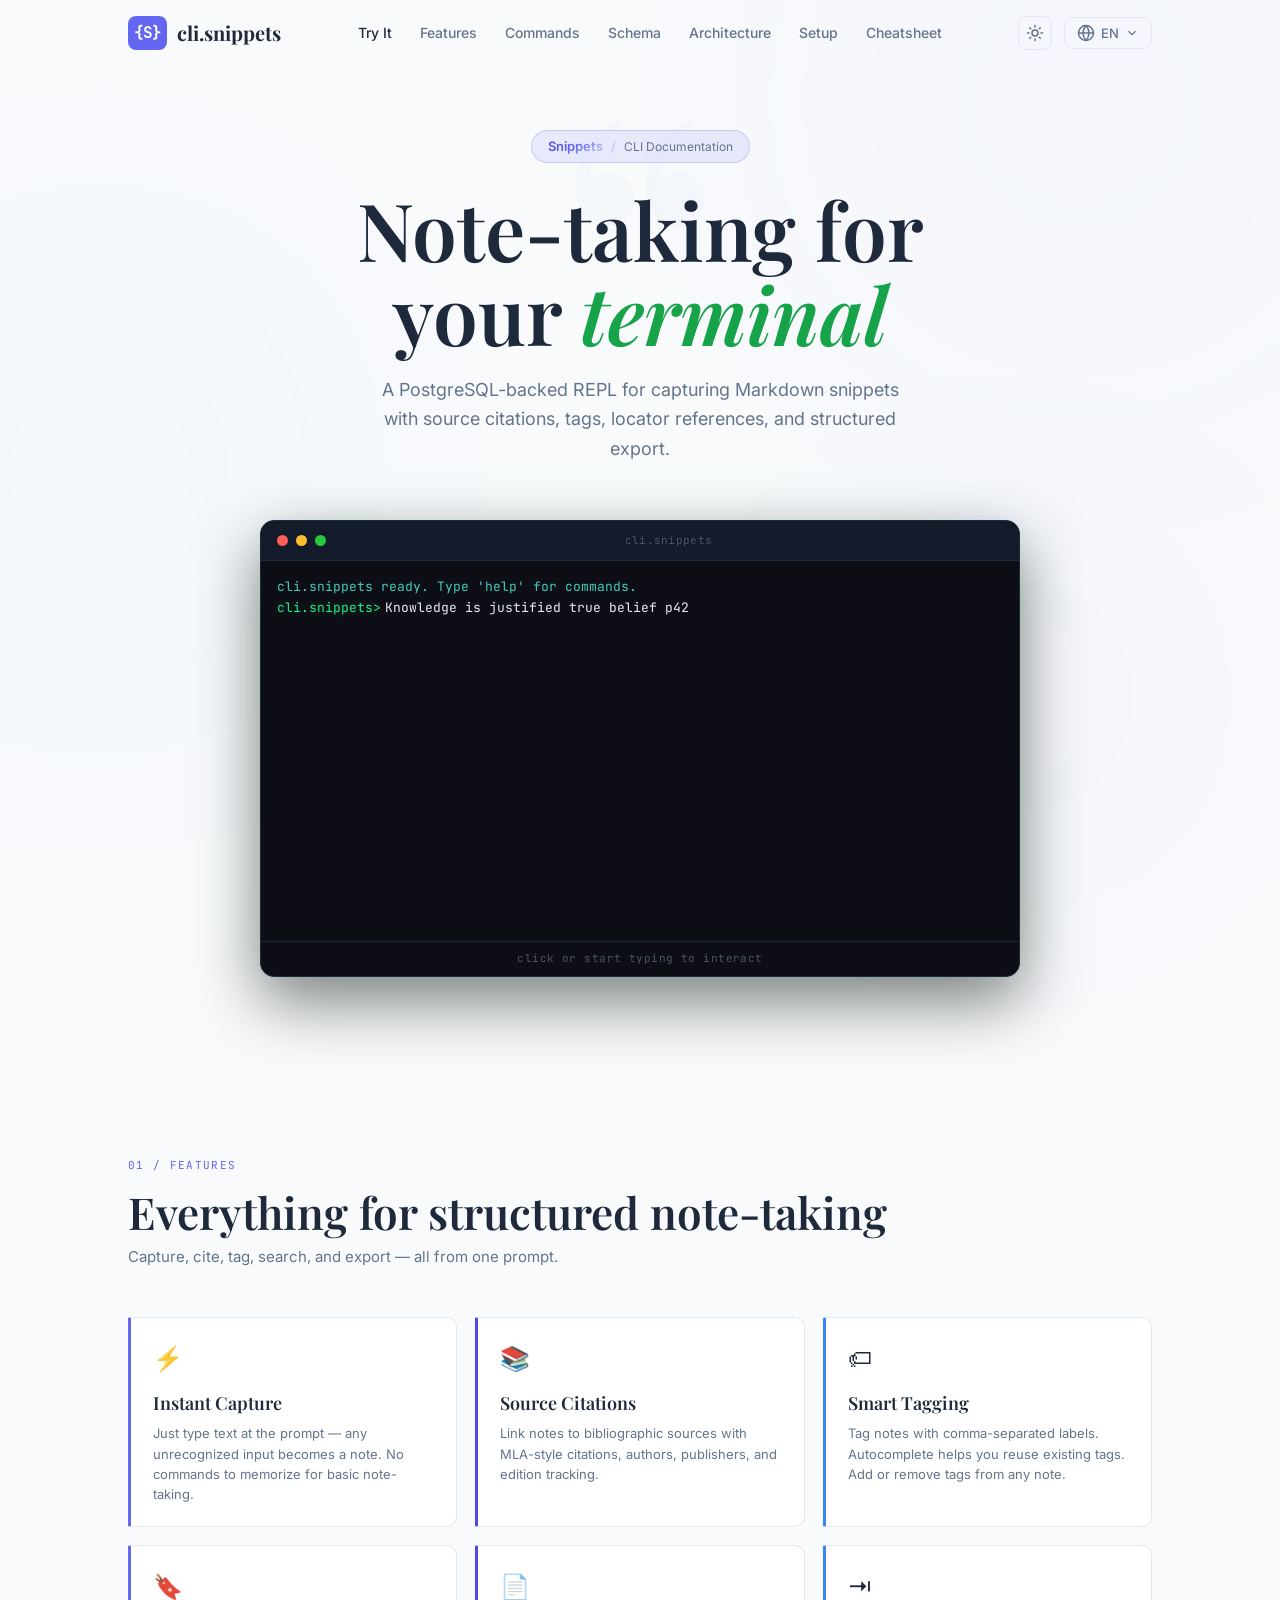
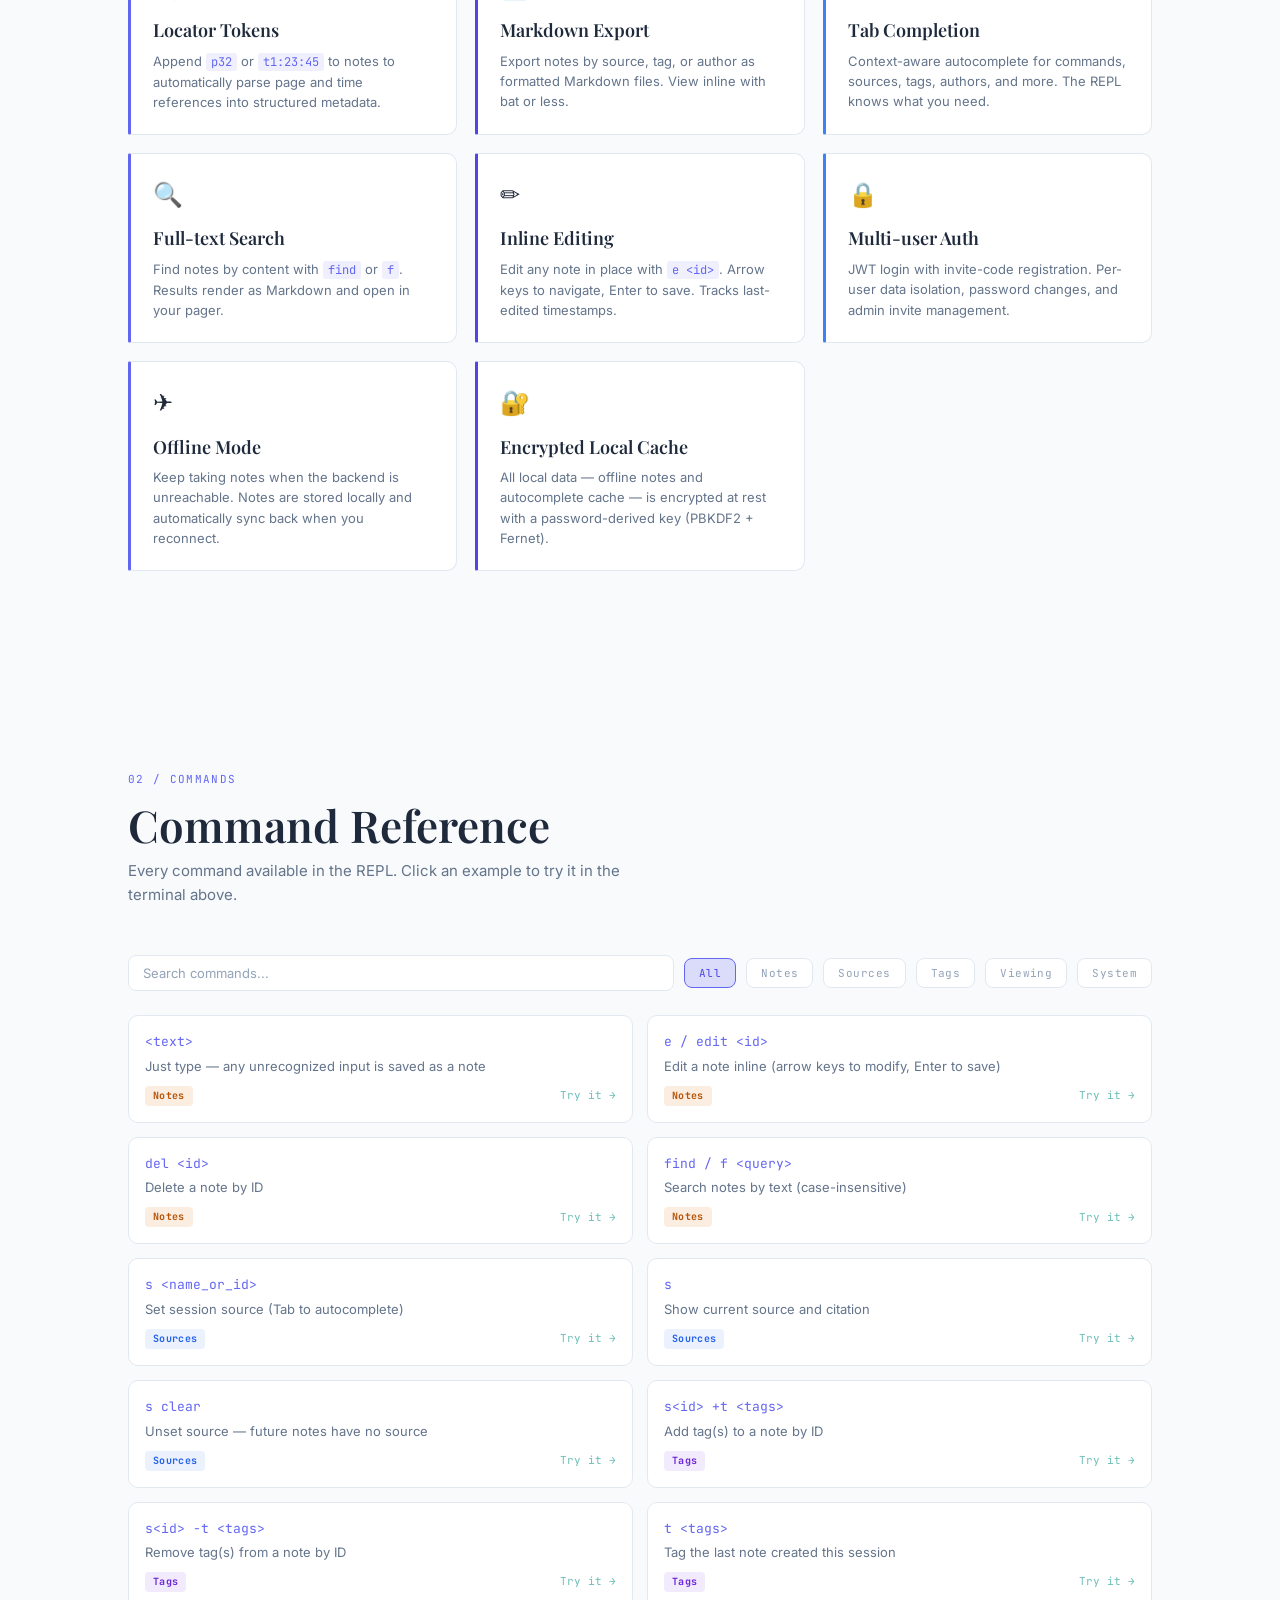
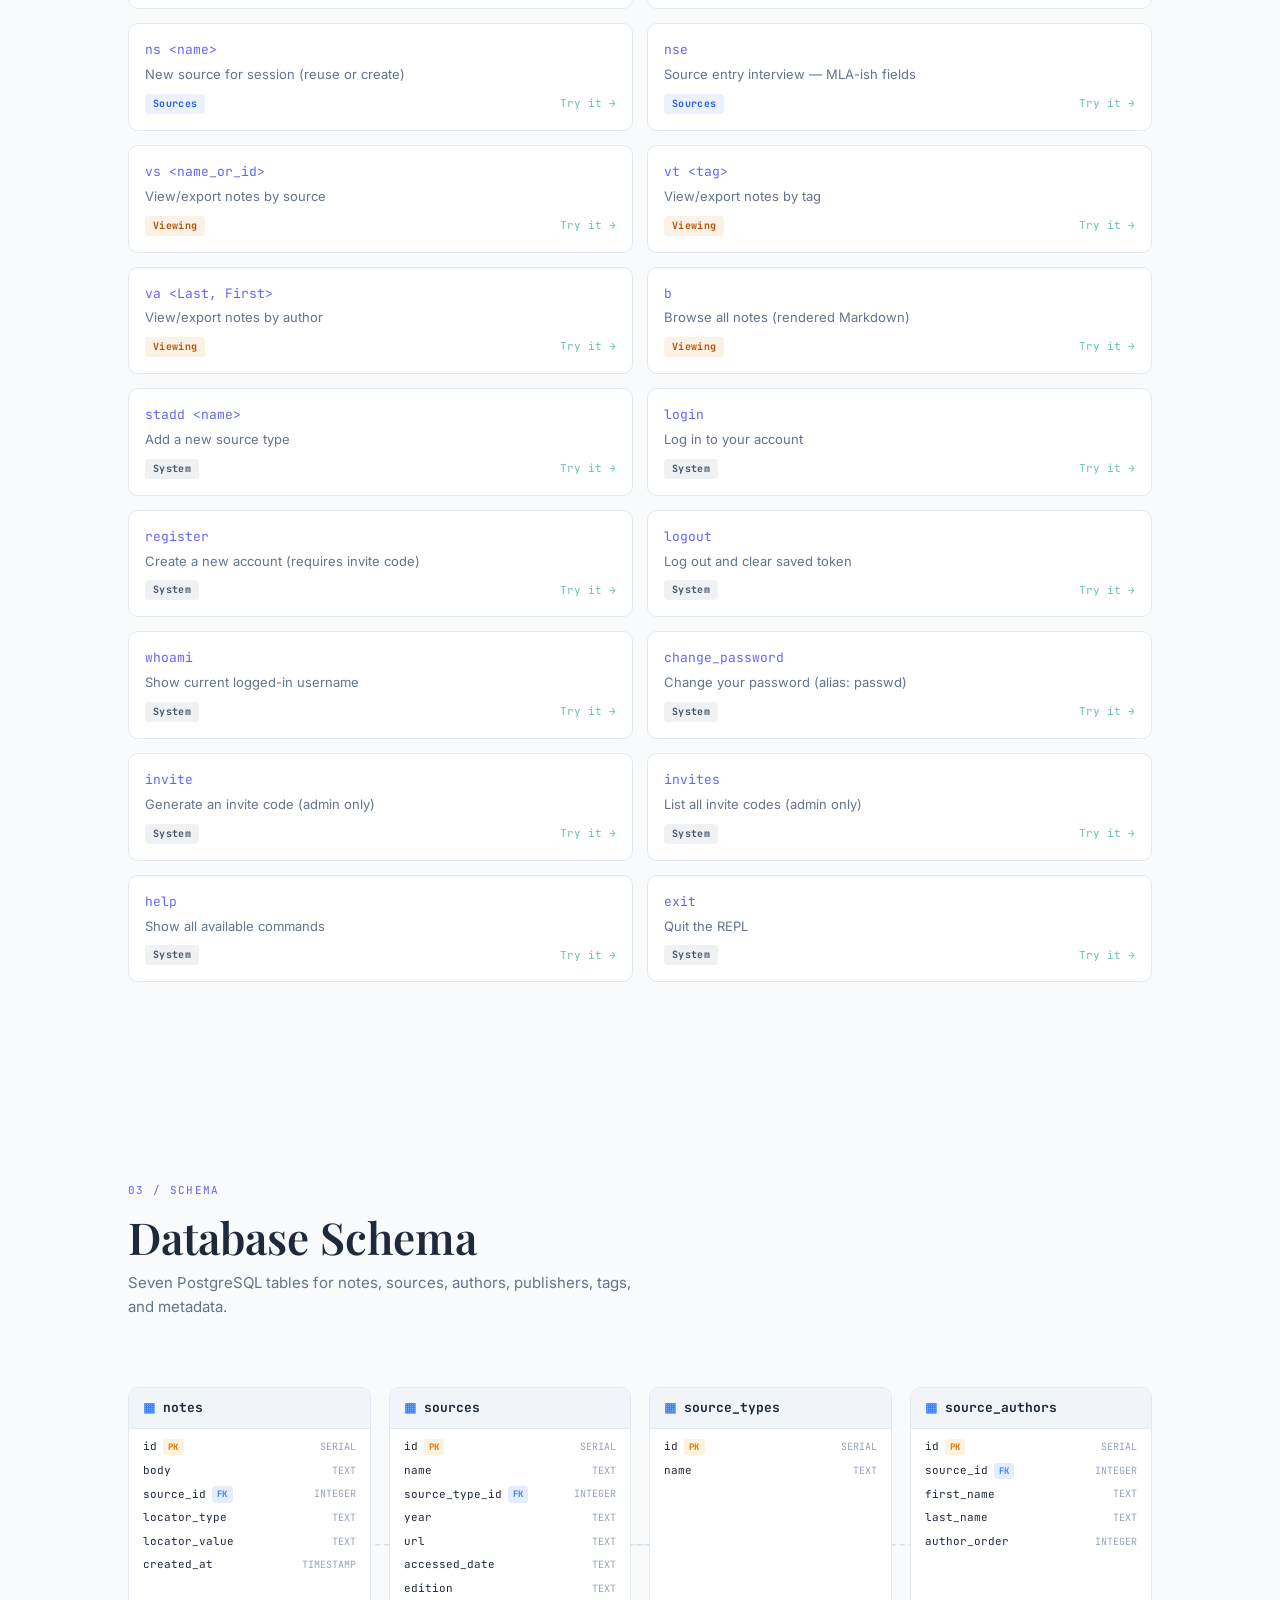
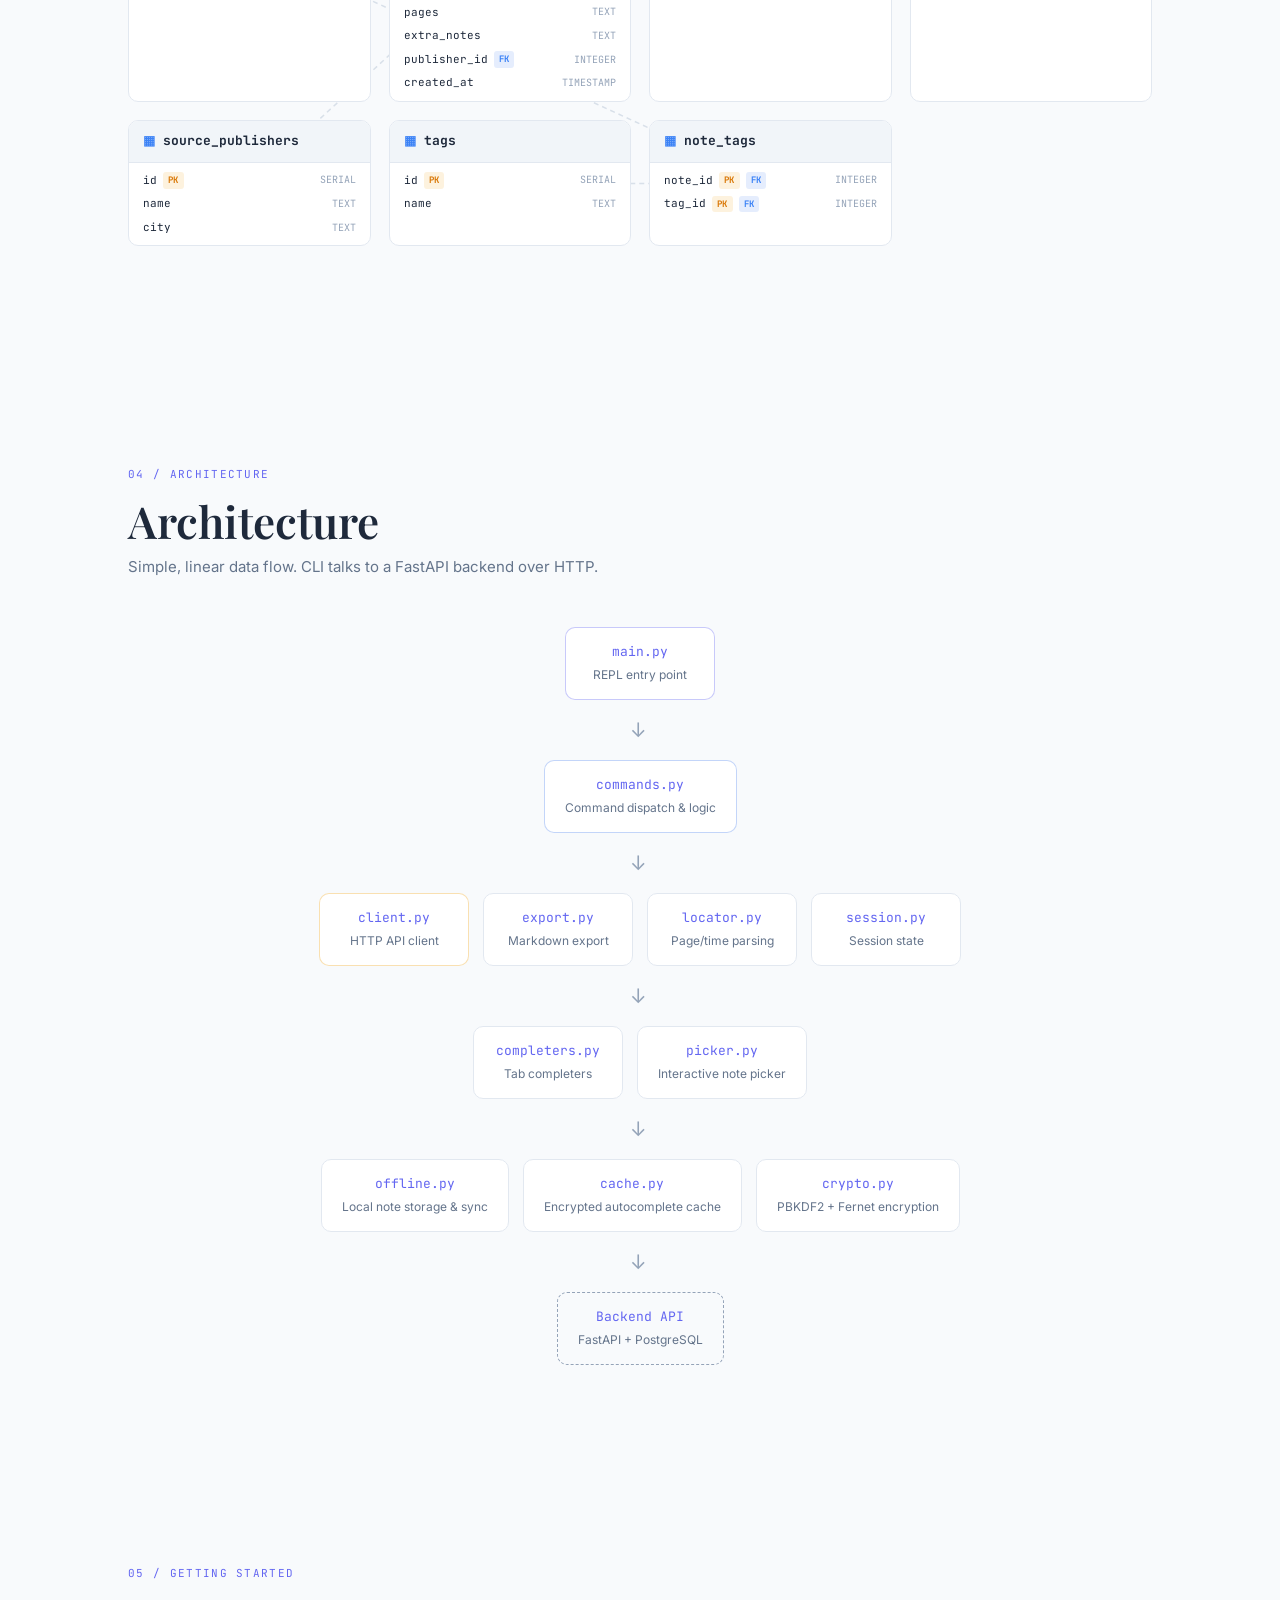
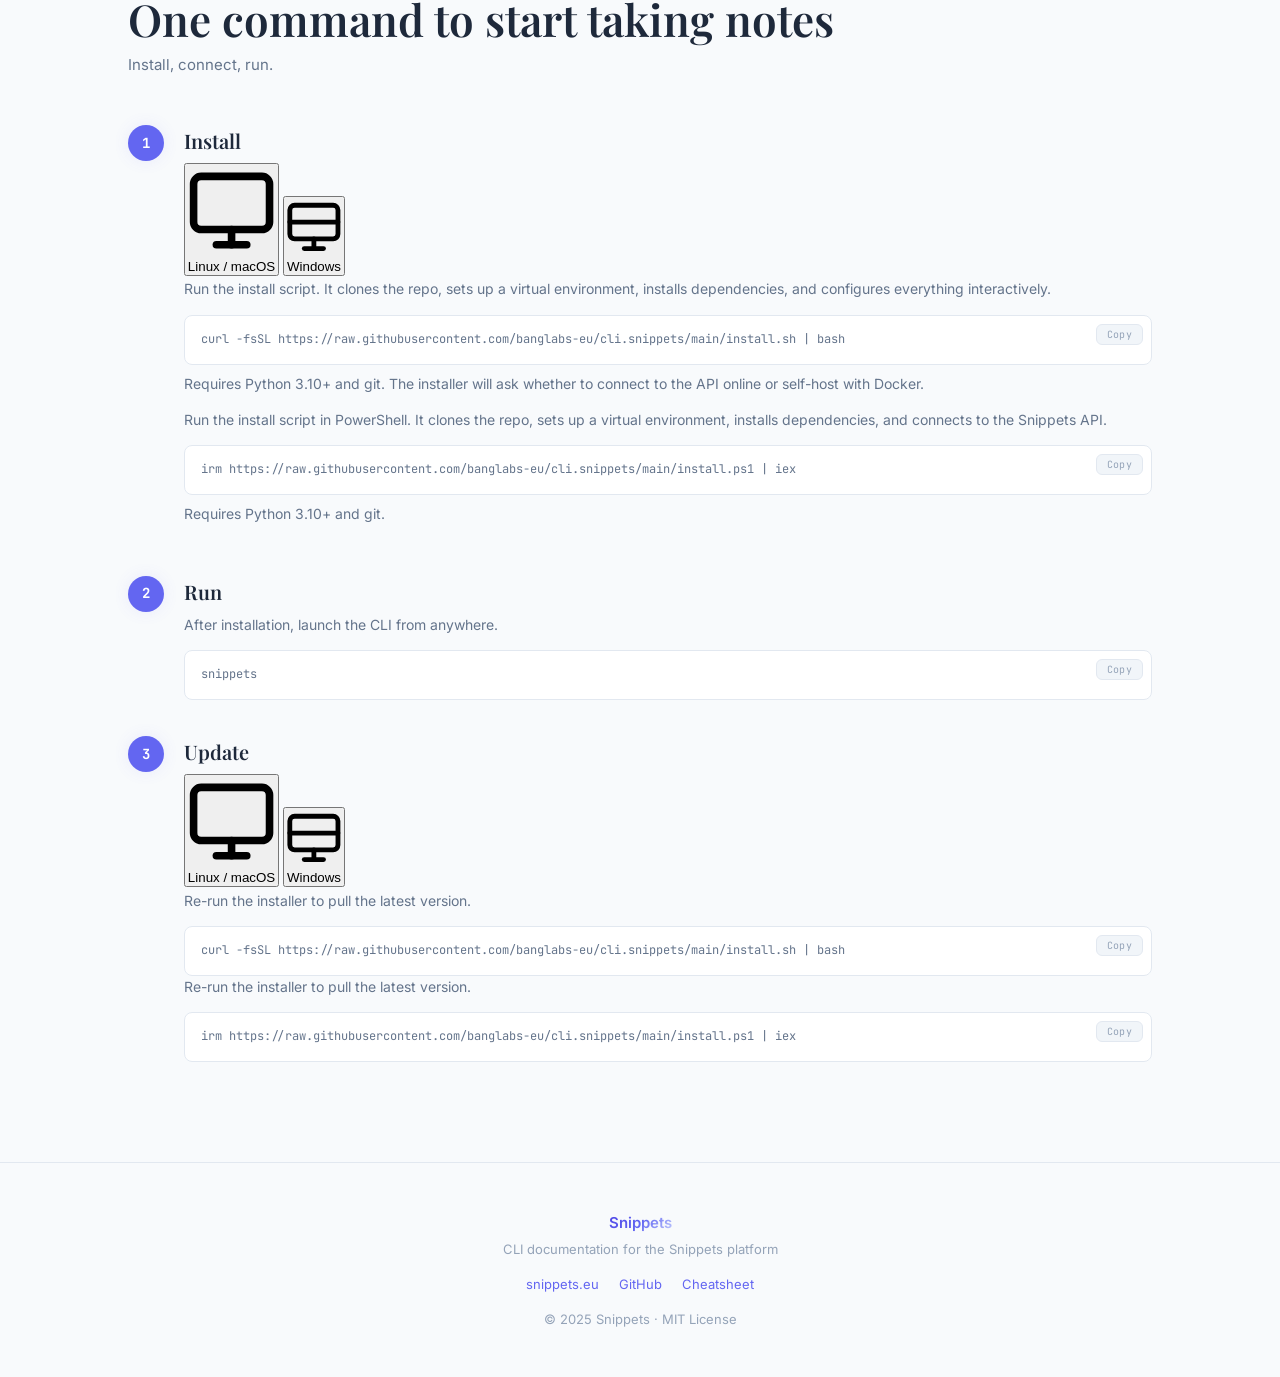
<file: docs/index.html>
<!DOCTYPE html>
<html lang="en">
<head>
<meta charset="UTF-8">
<meta name="viewport" content="width=device-width, initial-scale=1.0">
<title>cli.snippets — Note-taking for your terminal</title>
<link rel="preconnect" href="https://fonts.googleapis.com">
<link rel="preconnect" href="https://fonts.gstatic.com" crossorigin>
<link rel="icon" href="data:image/svg+xml,<svg xmlns='http://www.w3.org/2000/svg' viewBox='0 0 32 32'><rect width='32' height='32' rx='6' fill='%236366f1'/><text x='16' y='23' text-anchor='middle' font-family='monospace' font-size='16' font-weight='bold' fill='%23ffffff'>{S}</text></svg>">
<link rel="stylesheet" href="shared.css">
<link rel="stylesheet" href="index.css">
<script>
(function(){
  var p=new URLSearchParams(location.search).get('theme');
  if(p==='light'||p==='dark'){localStorage.setItem('snippets-theme',p);document.documentElement.setAttribute('data-theme',p);return}
  var t=localStorage.getItem('snippets-theme');
  if(t)document.documentElement.setAttribute('data-theme',t);
  if(window.matchMedia('(prefers-color-scheme:light)').matches)
    document.documentElement.classList.add('prefers-light');
})();
</script>
</head>
<body>

<!-- Atmosphere -->
<div class="bg-glow bg-glow-1"></div>
<div class="bg-glow bg-glow-2"></div>
<div class="bg-glow bg-glow-3"></div>

<!-- Navigation -->
<nav class="nav" id="nav">
  <div class="nav-inner">
    <a href="#hero" class="nav-logo">
      <span class="logo-mark">{S}</span>
      <span class="logo-text">cli.snippets</span>
    </a>
    <div class="nav-links" id="nav-links">
      <a href="#hero">Try It</a>
      <a href="#features">Features</a>
      <a href="#commands">Commands</a>
      <a href="#schema">Schema</a>
      <a href="#architecture">Architecture</a>
      <a href="#setup">Setup</a>
      <a href="cheatsheet.html" target="_blank">Cheatsheet</a>
    </div>
    <div class="nav-actions">
      <button class="theme-toggle" id="theme-toggle" aria-label="Toggle theme">
        <svg class="icon-auto" width="18" height="18" viewBox="0 0 24 24" fill="none" stroke="currentColor" stroke-width="2" stroke-linecap="round" stroke-linejoin="round"><circle cx="12" cy="12" r="4"/><path d="M12 2v2"/><path d="M12 20v2"/><path d="M4.93 4.93l1.41 1.41"/><path d="M17.66 17.66l1.41 1.41"/><path d="M2 12h2"/><path d="M20 12h2"/><path d="M4.93 19.07l1.41-1.41"/><path d="M17.66 6.34l1.41-1.41"/></svg>
        <svg class="icon-sun" width="18" height="18" viewBox="0 0 24 24" fill="none" stroke="currentColor" stroke-width="2" stroke-linecap="round" stroke-linejoin="round"><circle cx="12" cy="12" r="5"/><path d="M12 1v2"/><path d="M12 21v2"/><path d="M4.22 4.22l1.42 1.42"/><path d="M18.36 18.36l1.42 1.42"/><path d="M1 12h2"/><path d="M21 12h2"/><path d="M4.22 19.78l1.42-1.42"/><path d="M18.36 5.64l1.42-1.42"/></svg>
        <svg class="icon-moon" width="18" height="18" viewBox="0 0 24 24" fill="none" stroke="currentColor" stroke-width="2" stroke-linecap="round" stroke-linejoin="round"><path d="M21 12.79A9 9 0 1 1 11.21 3 7 7 0 0 0 21 12.79z"/></svg>
      </button>
      <div class="lang-switcher" id="lang-switcher">
        <button class="lang-btn" id="lang-btn" aria-label="Select language">
          <svg width="18" height="18" viewBox="0 0 24 24" fill="none" stroke="currentColor" stroke-width="2" stroke-linecap="round" stroke-linejoin="round"><circle cx="12" cy="12" r="10"/><path d="M2 12h20"/><path d="M12 2a15.3 15.3 0 0 1 4 10 15.3 15.3 0 0 1-4 10 15.3 15.3 0 0 1-4-10 15.3 15.3 0 0 1 4-10z"/></svg>
          <span id="current-lang">EN</span>
          <svg class="chevron" width="14" height="14" viewBox="0 0 24 24" fill="none" stroke="currentColor" stroke-width="2"><path d="M6 9l6 6 6-6"/></svg>
        </button>
        <div class="lang-dropdown" id="lang-dropdown"></div>
      </div>
      <button class="hamburger" id="hamburger" aria-label="Menu">
        <span></span><span></span><span></span>
      </button>
    </div>
  </div>
</nav>

<!-- Hero + Terminal -->
<section id="hero">
  <div class="fade-in">
    <a href="https://snippets.eu" class="hero-org-badge">
      <span class="org-name">Snippets</span>
      <span class="org-sep">/</span>
      <span class="org-project">CLI Documentation</span>
    </a>
    <h1 class="hero-title">Note-taking for<br>your <em>terminal</em></h1>
    <p class="hero-subtitle">A PostgreSQL-backed REPL for capturing Markdown snippets with source citations, tags, locator references, and structured export.</p>
  </div>

  <div class="terminal fade-in" id="terminal">
    <div class="terminal-titlebar">
      <span class="terminal-dot red"></span>
      <span class="terminal-dot yellow"></span>
      <span class="terminal-dot green"></span>
      <span class="terminal-titlebar-text">cli.snippets</span>
    </div>
    <div class="terminal-body" id="terminal-body">
      <div class="terminal-line info">cli.snippets ready. Type 'help' for commands.</div>
      <div class="terminal-line dim"></div>
    </div>
    <div class="terminal-click-hint" id="terminal-hint">click or start typing to interact</div>
  </div>
</section>

<!-- Features -->
<section id="features">
  <span class="section-label fade-in">01 / Features</span>
  <h2 class="section-title fade-in">Everything for structured note-taking</h2>
  <p class="section-subtitle fade-in">Capture, cite, tag, search, and export &mdash; all from one prompt.</p>
  <div class="features-grid stagger">
    <div class="card feature-card fade-in">
      <span class="feature-icon">&#9889;</span>
      <h3>Instant Capture</h3>
      <p>Just type text at the prompt &mdash; any unrecognized input becomes a note. No commands to memorize for basic note-taking.</p>
    </div>
    <div class="card feature-card fade-in">
      <span class="feature-icon">&#128218;</span>
      <h3>Source Citations</h3>
      <p>Link notes to bibliographic sources with MLA-style citations, authors, publishers, and edition tracking.</p>
    </div>
    <div class="card feature-card fade-in">
      <span class="feature-icon">&#127991;</span>
      <h3>Smart Tagging</h3>
      <p>Tag notes with comma-separated labels. Autocomplete helps you reuse existing tags. Add or remove tags from any note.</p>
    </div>
    <div class="card feature-card fade-in">
      <span class="feature-icon">&#128278;</span>
      <h3>Locator Tokens</h3>
      <p>Append <code>p32</code> or <code>t1:23:45</code> to notes to automatically parse page and time references into structured metadata.</p>
    </div>
    <div class="card feature-card fade-in">
      <span class="feature-icon">&#128196;</span>
      <h3>Markdown Export</h3>
      <p>Export notes by source, tag, or author as formatted Markdown files. View inline with bat or less.</p>
    </div>
    <div class="card feature-card fade-in">
      <span class="feature-icon">&#8677;</span>
      <h3>Tab Completion</h3>
      <p>Context-aware autocomplete for commands, sources, tags, authors, and more. The REPL knows what you need.</p>
    </div>
    <div class="card feature-card fade-in">
      <span class="feature-icon">&#128269;</span>
      <h3>Full-text Search</h3>
      <p>Find notes by content with <code>find</code> or <code>f</code>. Results render as Markdown and open in your pager.</p>
    </div>
    <div class="card feature-card fade-in">
      <span class="feature-icon">&#9999;</span>
      <h3>Inline Editing</h3>
      <p>Edit any note in place with <code>e &lt;id&gt;</code>. Arrow keys to navigate, Enter to save. Tracks last-edited timestamps.</p>
    </div>
    <div class="card feature-card fade-in">
      <span class="feature-icon">&#128274;</span>
      <h3>Multi-user Auth</h3>
      <p>JWT login with invite-code registration. Per-user data isolation, password changes, and admin invite management.</p>
    </div>
    <div class="card feature-card fade-in">
      <span class="feature-icon">&#9992;</span>
      <h3>Offline Mode</h3>
      <p>Keep taking notes when the backend is unreachable. Notes are stored locally and automatically sync back when you reconnect.</p>
    </div>
    <div class="card feature-card fade-in">
      <span class="feature-icon">&#128272;</span>
      <h3>Encrypted Local Cache</h3>
      <p>All local data &mdash; offline notes and autocomplete cache &mdash; is encrypted at rest with a password-derived key (PBKDF2 + Fernet).</p>
    </div>
  </div>
</section>

<!-- Commands -->
<section id="commands">
  <span class="section-label fade-in">02 / Commands</span>
  <h2 class="section-title fade-in">Command Reference</h2>
  <p class="section-subtitle fade-in">Every command available in the REPL. Click an example to try it in the terminal above.</p>

  <div class="commands-toolbar fade-in">
    <input type="text" class="commands-search" id="commands-search" placeholder="Search commands...">
    <button class="filter-btn active" data-filter="all">All</button>
    <button class="filter-btn" data-filter="notes">Notes</button>
    <button class="filter-btn" data-filter="sources">Sources</button>
    <button class="filter-btn" data-filter="tags">Tags</button>
    <button class="filter-btn" data-filter="viewing">Viewing</button>
    <button class="filter-btn" data-filter="system">System</button>
  </div>

  <div class="commands-grid" id="commands-grid"></div>
</section>

<!-- Schema -->
<section id="schema">
  <span class="section-label fade-in">03 / Schema</span>
  <h2 class="section-title fade-in">Database Schema</h2>
  <p class="section-subtitle fade-in">Seven PostgreSQL tables for notes, sources, authors, publishers, tags, and metadata.</p>
  <div class="schema-container fade-in" id="schema-container">
    <svg class="schema-svg" id="schema-svg"></svg>
    <div class="schema-grid" id="schema-grid"></div>
  </div>
</section>

<!-- Architecture -->
<section id="architecture">
  <span class="section-label fade-in">04 / Architecture</span>
  <h2 class="section-title fade-in">Architecture</h2>
  <p class="section-subtitle fade-in">Simple, linear data flow. CLI talks to a FastAPI backend over HTTP.</p>
  <div class="arch-flow fade-in">
    <div class="arch-row">
      <div class="card arch-card entry">
        <div class="filename">main.py</div>
        <div class="filedesc">REPL entry point</div>
      </div>
    </div>
    <div class="arch-arrow">&darr;</div>
    <div class="arch-row">
      <div class="card arch-card core">
        <div class="filename">commands.py</div>
        <div class="filedesc">Command dispatch &amp; logic</div>
      </div>
    </div>
    <div class="arch-arrow">&darr;</div>
    <div class="arch-row">
      <div class="card arch-card data">
        <div class="filename">client.py</div>
        <div class="filedesc">HTTP API client</div>
      </div>
      <div class="card arch-card">
        <div class="filename">export.py</div>
        <div class="filedesc">Markdown export</div>
      </div>
      <div class="card arch-card">
        <div class="filename">locator.py</div>
        <div class="filedesc">Page/time parsing</div>
      </div>
      <div class="card arch-card">
        <div class="filename">session.py</div>
        <div class="filedesc">Session state</div>
      </div>
    </div>
    <div class="arch-arrow">&darr;</div>
    <div class="arch-row">
      <div class="card arch-card">
        <div class="filename">completers.py</div>
        <div class="filedesc">Tab completers</div>
      </div>
      <div class="card arch-card">
        <div class="filename">picker.py</div>
        <div class="filedesc">Interactive note picker</div>
      </div>
    </div>
    <div class="arch-arrow">&darr;</div>
    <div class="arch-row">
      <div class="card arch-card">
        <div class="filename">offline.py</div>
        <div class="filedesc">Local note storage &amp; sync</div>
      </div>
      <div class="card arch-card">
        <div class="filename">cache.py</div>
        <div class="filedesc">Encrypted autocomplete cache</div>
      </div>
      <div class="card arch-card">
        <div class="filename">crypto.py</div>
        <div class="filedesc">PBKDF2 + Fernet encryption</div>
      </div>
    </div>
    <div class="arch-arrow">&darr;</div>
    <div class="arch-row">
      <div class="card arch-card external">
        <div class="filename">Backend API</div>
        <div class="filedesc">FastAPI + PostgreSQL</div>
      </div>
    </div>
  </div>
</section>

<!-- Setup -->
<section id="setup">
  <span class="section-label fade-in">05 / Getting Started</span>
  <h2 class="section-title fade-in">One command to start taking notes</h2>
  <p class="section-subtitle fade-in">Install, connect, run.</p>
  <div class="setup-steps fade-in">

    <div class="setup-step">
      <div class="step-number">1</div>
      <div class="step-content">
        <h3>Install</h3>
        <div class="platform-toggle" id="install-platform-toggle">
          <button class="platform-btn active" data-platform="linux">
            <svg viewBox="0 0 24 24" fill="none" stroke="currentColor" stroke-width="2" stroke-linecap="round" stroke-linejoin="round"><rect x="2" y="3" width="20" height="14" rx="2"/><path d="M8 21h8"/><path d="M12 17v4"/></svg>
            Linux / macOS
          </button>
          <button class="platform-btn" data-platform="windows">
            <svg viewBox="0 0 24 24" fill="none" stroke="currentColor" stroke-width="2" stroke-linecap="round" stroke-linejoin="round"><rect x="2" y="3" width="20" height="14" rx="2"/><path d="M8 21h8"/><path d="M12 17v4"/><path d="M2 10h20"/></svg>
            Windows
          </button>
        </div>
        <div class="platform-panel active" data-platform="linux">
          <p>Run the install script. It clones the repo, sets up a virtual environment, installs dependencies, and configures everything interactively.</p>
          <div class="code-block">
            <button class="copy-btn" data-copy="install-linux">Copy</button>
            <pre id="install-linux">curl -fsSL https://raw.githubusercontent.com/banglabs-eu/cli.snippets/main/install.sh | bash</pre>
          </div>
          <p class="setup-note">Requires Python 3.10+ and git. The installer will ask whether to connect to the API online or self-host with Docker.</p>
        </div>
        <div class="platform-panel" data-platform="windows">
          <p>Run the install script in PowerShell. It clones the repo, sets up a virtual environment, installs dependencies, and connects to the Snippets API.</p>
          <div class="code-block">
            <button class="copy-btn" data-copy="install-windows">Copy</button>
            <pre id="install-windows">irm https://raw.githubusercontent.com/banglabs-eu/cli.snippets/main/install.ps1 | iex</pre>
          </div>
          <p class="setup-note">Requires Python 3.10+ and git.</p>
        </div>
      </div>
    </div>

    <div class="setup-step">
      <div class="step-number">2</div>
      <div class="step-content">
        <h3>Run</h3>
        <p>After installation, launch the CLI from anywhere.</p>
        <div class="code-block">
          <button class="copy-btn" data-copy="run-cmd">Copy</button>
          <pre id="run-cmd">snippets</pre>
        </div>
      </div>
    </div>

    <div class="setup-step">
      <div class="step-number">3</div>
      <div class="step-content">
        <h3>Update</h3>
        <div class="platform-toggle" id="update-platform-toggle">
          <button class="platform-btn active" data-platform="linux">
            <svg viewBox="0 0 24 24" fill="none" stroke="currentColor" stroke-width="2" stroke-linecap="round" stroke-linejoin="round"><rect x="2" y="3" width="20" height="14" rx="2"/><path d="M8 21h8"/><path d="M12 17v4"/></svg>
            Linux / macOS
          </button>
          <button class="platform-btn" data-platform="windows">
            <svg viewBox="0 0 24 24" fill="none" stroke="currentColor" stroke-width="2" stroke-linecap="round" stroke-linejoin="round"><rect x="2" y="3" width="20" height="14" rx="2"/><path d="M8 21h8"/><path d="M12 17v4"/><path d="M2 10h20"/></svg>
            Windows
          </button>
        </div>
        <div class="platform-panel active" data-platform="linux">
          <p>Re-run the installer to pull the latest version.</p>
          <div class="code-block">
            <button class="copy-btn" data-copy="update-linux">Copy</button>
            <pre id="update-linux">curl -fsSL https://raw.githubusercontent.com/banglabs-eu/cli.snippets/main/install.sh | bash</pre>
          </div>
        </div>
        <div class="platform-panel" data-platform="windows">
          <p>Re-run the installer to pull the latest version.</p>
          <div class="code-block">
            <button class="copy-btn" data-copy="update-windows">Copy</button>
            <pre id="update-windows">irm https://raw.githubusercontent.com/banglabs-eu/cli.snippets/main/install.ps1 | iex</pre>
          </div>
        </div>
      </div>
    </div>

  </div>
</section>

<!-- Footer -->
<footer>
  <a href="https://snippets.eu" class="footer-brand">Snippets</a>
  <p>CLI documentation for the Snippets platform</p>
  <div class="footer-links">
    <a href="https://snippets.eu">snippets.eu</a>
    <a href="https://github.com/banglabs-eu/cli.snippets">GitHub</a>
    <a href="cheatsheet.html">Cheatsheet</a>
  </div>
  <p class="footer-copyright">&copy; 2025 Snippets &middot; MIT License</p>
</footer>

<!-- JavaScript -->
<script>
(function() {
'use strict';

/* ═══════════════════════════════════════════
   COMMANDS DATA
   ═══════════════════════════════════════════ */
const COMMANDS = [
  { syntax: '<text>', desc: 'Just type \u2014 any unrecognized input is saved as a note', category: 'notes', example: 'Knowledge is justified true belief p42' },
  { syntax: 'e / edit <id>', desc: 'Edit a note inline (arrow keys to modify, Enter to save)', category: 'notes', example: 'e 1' },
  { syntax: 'del <id>', desc: 'Delete a note by ID', category: 'notes', example: 'del 5' },
  { syntax: 'find / f <query>', desc: 'Search notes by text (case-insensitive)', category: 'notes', example: 'find cave allegory' },
  { syntax: 's <name_or_id>', desc: 'Set session source (Tab to autocomplete)', category: 'sources', example: 's The Republic' },
  { syntax: 's', desc: 'Show current source and citation', category: 'sources', example: 's' },
  { syntax: 's clear', desc: 'Unset source \u2014 future notes have no source', category: 'sources', example: 's clear' },
  { syntax: 's<id> +t <tags>', desc: 'Add tag(s) to a note by ID', category: 'tags', example: 's1 +t ancient, plato' },
  { syntax: 's<id> -t <tags>', desc: 'Remove tag(s) from a note by ID', category: 'tags', example: 's2 -t cheese' },
  { syntax: 't <tags>', desc: 'Tag the last note created this session', category: 'tags', example: 't philosophy, epistemology' },
  { syntax: 'ns <name>', desc: 'New source for session (reuse or create)', category: 'sources', example: 'ns The Republic' },
  { syntax: 'nse', desc: 'Source entry interview \u2014 MLA-ish fields', category: 'sources', example: 'nse' },
  { syntax: 'vs <name_or_id>', desc: 'View/export notes by source', category: 'viewing', example: 'vs The Republic' },
  { syntax: 'vt <tag>', desc: 'View/export notes by tag', category: 'viewing', example: 'vt philosophy' },
  { syntax: 'va <Last, First>', desc: 'View/export notes by author', category: 'viewing', example: 'va Plato' },
  { syntax: 'b', desc: 'Browse all notes (rendered Markdown)', category: 'viewing', example: 'b' },
  { syntax: 'stadd <name>', desc: 'Add a new source type', category: 'system', example: 'stadd Podcast' },
  { syntax: 'login', desc: 'Log in to your account', category: 'system', example: 'login' },
  { syntax: 'register', desc: 'Create a new account (requires invite code)', category: 'system', example: 'register' },
  { syntax: 'logout', desc: 'Log out and clear saved token', category: 'system', example: 'logout' },
  { syntax: 'whoami', desc: 'Show current logged-in username', category: 'system', example: 'whoami' },
  { syntax: 'change_password', desc: 'Change your password (alias: passwd)', category: 'system', example: 'passwd' },
  { syntax: 'invite', desc: 'Generate an invite code (admin only)', category: 'system', example: 'invite' },
  { syntax: 'invites', desc: 'List all invite codes (admin only)', category: 'system', example: 'invites' },
  { syntax: 'help', desc: 'Show all available commands', category: 'system', example: 'help' },
  { syntax: 'exit', desc: 'Quit the REPL', category: 'system', example: 'exit' },
];

const CATEGORY_LABELS = {
  notes: 'Notes', sources: 'Sources', tags: 'Tags', viewing: 'Viewing', system: 'System'
};
const CATEGORY_BADGE = {
  notes: 'badge-notes', sources: 'badge-sources', tags: 'badge-tags', viewing: 'badge-viewing', system: 'badge-system'
};

/* ═══════════════════════════════════════════
   SCHEMA DATA
   ═══════════════════════════════════════════ */
const SCHEMA_TABLES = [
  {
    name: 'notes', fields: [
      { name: 'id', type: 'SERIAL', pk: true },
      { name: 'body', type: 'TEXT' },
      { name: 'source_id', type: 'INTEGER', fk: 'sources' },
      { name: 'locator_type', type: 'TEXT' },
      { name: 'locator_value', type: 'TEXT' },
      { name: 'created_at', type: 'TIMESTAMP' },
    ]
  },
  {
    name: 'sources', fields: [
      { name: 'id', type: 'SERIAL', pk: true },
      { name: 'name', type: 'TEXT' },
      { name: 'source_type_id', type: 'INTEGER', fk: 'source_types' },
      { name: 'year', type: 'TEXT' },
      { name: 'url', type: 'TEXT' },
      { name: 'accessed_date', type: 'TEXT' },
      { name: 'edition', type: 'TEXT' },
      { name: 'pages', type: 'TEXT' },
      { name: 'extra_notes', type: 'TEXT' },
      { name: 'publisher_id', type: 'INTEGER', fk: 'source_publishers' },
      { name: 'created_at', type: 'TIMESTAMP' },
    ]
  },
  {
    name: 'source_types', fields: [
      { name: 'id', type: 'SERIAL', pk: true },
      { name: 'name', type: 'TEXT' },
    ]
  },
  {
    name: 'source_authors', fields: [
      { name: 'id', type: 'SERIAL', pk: true },
      { name: 'source_id', type: 'INTEGER', fk: 'sources' },
      { name: 'first_name', type: 'TEXT' },
      { name: 'last_name', type: 'TEXT' },
      { name: 'author_order', type: 'INTEGER' },
    ]
  },
  {
    name: 'source_publishers', fields: [
      { name: 'id', type: 'SERIAL', pk: true },
      { name: 'name', type: 'TEXT' },
      { name: 'city', type: 'TEXT' },
    ]
  },
  {
    name: 'tags', fields: [
      { name: 'id', type: 'SERIAL', pk: true },
      { name: 'name', type: 'TEXT' },
    ]
  },
  {
    name: 'note_tags', fields: [
      { name: 'note_id', type: 'INTEGER', fk: 'notes', pk: true },
      { name: 'tag_id', type: 'INTEGER', fk: 'tags', pk: true },
    ]
  },
];

/* ═══════════════════════════════════════════
   TERMINAL SIMULATOR
   ═══════════════════════════════════════════ */
class TerminalSimulator {
  constructor(bodyEl, hintEl) {
    this.body = bodyEl;
    this.hint = hintEl;
    this.history = [];
    this.historyIndex = -1;
    this.notes = [];
    this.sources = [];
    this.sourceTypes = [
      { id: 1, name: 'Book' },
      { id: 2, name: 'Article' },
      { id: 3, name: 'Magazine' },
      { id: 4, name: 'YouTube Video' },
      { id: 5, name: 'Other' },
    ];
    this.publishers = [];
    this.tags = [];
    this.noteTags = {};
    this.authors = [];
    this.currentSourceId = null;
    this.sessionNoteIds = [];
    this.lastNoteId = null;
    this.nextNoteId = 1;
    this.nextSourceId = 1;
    this.nextTagId = 1;
    this.nextPublisherId = 1;
    this.nextAuthorId = 1;
    this.interviewMode = null;
    this.demoRunning = false;
    this.demoStopped = false;
    this.inputEl = null;
    this._createInputLine();
  }

  get promptText() {
    if (this.interviewMode) return '';
    if (this.currentSourceId) {
      const src = this.sources.find(s => s.id === this.currentSourceId);
      return `cli.snippets [${src ? src.name : '?'}]> `;
    }
    return 'cli.snippets> ';
  }

  _createInputLine() {
    const existing = this.body.querySelector('.terminal-input-line');
    if (existing) existing.remove();
    const line = document.createElement('div');
    line.className = 'terminal-input-line';
    const prompt = document.createElement('span');
    prompt.className = 'terminal-prompt mono';
    prompt.textContent = this.promptText;
    line.appendChild(prompt);
    const input = document.createElement('input');
    input.type = 'text';
    input.className = 'terminal-input mono';
    input.spellcheck = false;
    input.autocomplete = 'off';
    line.appendChild(input);
    this.body.appendChild(line);
    this.inputEl = input;
    input.addEventListener('keydown', (e) => this._onKey(e));
  }

  _scrollToBottom() { this.body.scrollTop = this.body.scrollHeight; }

  _addLine(text, cls = '') {
    const div = document.createElement('div');
    div.className = 'terminal-line' + (cls ? ' ' + cls : '');
    div.textContent = text;
    const inputLine = this.body.querySelector('.terminal-input-line');
    this.body.insertBefore(div, inputLine);
    this._scrollToBottom();
  }

  _addLines(lines, cls = '') { lines.forEach(l => this._addLine(l, cls)); }

  _onKey(e) {
    if (e.key === 'Enter') {
      this._submitCommand(this.inputEl.value);
    } else if (e.key === 'ArrowUp') {
      e.preventDefault();
      if (this.history.length > 0 && this.historyIndex < this.history.length - 1) {
        this.historyIndex++;
        this.inputEl.value = this.history[this.history.length - 1 - this.historyIndex];
      }
    } else if (e.key === 'ArrowDown') {
      e.preventDefault();
      if (this.historyIndex > 0) {
        this.historyIndex--;
        this.inputEl.value = this.history[this.history.length - 1 - this.historyIndex];
      } else {
        this.historyIndex = -1;
        this.inputEl.value = '';
      }
    }
  }

  _submitCommand(val) {
    this._addLine(this.promptText + val);
    this.inputEl.value = '';
    this.historyIndex = -1;
    if (val.trim()) this.history.push(val.trim());
    if (this.interviewMode) this._handleInterview(val.trim());
    else this._dispatch(val.trim());
    this._refreshPrompt();
    this._scrollToBottom();
    if (!this.demoRunning) this.inputEl.focus();
    else this.inputEl.focus({ preventScroll: true });
  }

  _refreshPrompt() {
    const promptEl = this.body.querySelector('.terminal-input-line .terminal-prompt');
    if (promptEl) promptEl.textContent = this.promptText;
  }

  focus() { if (this.inputEl) this.inputEl.focus({ preventScroll: true }); }

  _parseLocator(text) {
    const trimmed = text.trimEnd();
    const timeRe = /\s+(t\d{1,2}:\d{2}(?::\d{2})?)\s*$/i;
    let m = timeRe.exec(trimmed);
    if (m) {
      return { body: trimmed.slice(0, m.index).trimEnd(), type: 'time', value: m[1].slice(1) };
    }
    const pageRe = /\s+(pp?\.?\s*\d+(?:\s*-\s*\d+)?)\s*$/i;
    m = pageRe.exec(trimmed);
    if (m) {
      const value = m[1].replace(/^pp?\.?\s*/i, '').trim();
      return { body: trimmed.slice(0, m.index).trimEnd(), type: 'page', value };
    }
    return { body: text, type: null, value: null };
  }

  _buildCitation(sourceId) {
    const src = this.sources.find(s => s.id === sourceId);
    if (!src) return '';
    const parts = [];
    const auths = this.authors.filter(a => a.source_id === sourceId).sort((a, b) => a.author_order - b.author_order);
    if (auths.length) {
      const strs = auths.map(a => {
        if (a.last_name && a.first_name) return `${a.last_name}, ${a.first_name}`;
        return a.last_name || a.first_name || '';
      }).filter(Boolean);
      if (strs.length === 1) parts.push(strs[0] + '.');
      else if (strs.length === 2) parts.push(`${strs[0]}, and ${strs[1]}.`);
      else if (strs.length > 2) parts.push(`${strs[0]}, et al.`);
    }
    parts.push(`*${src.name}*.`);
    if (src.source_type_id) {
      const st = this.sourceTypes.find(t => t.id === src.source_type_id);
      if (st) parts.push(st.name + '.');
    }
    if (src.edition) parts.push(`${src.edition} ed.`);
    if (src.publisher_id) {
      const pub = this.publishers.find(p => p.id === src.publisher_id);
      if (pub) {
        let ps = pub.name;
        if (pub.city) ps = `${pub.city}: ${ps}`;
        parts.push(ps + ',');
      }
    }
    if (src.year) parts.push(`${src.year}.`);
    if (src.pages) parts.push(`pp. ${src.pages}.`);
    if (src.url) parts.push(src.url + '.');
    if (src.accessed_date) parts.push(`Accessed ${src.accessed_date}.`);
    return parts.join(' ');
  }

  _dispatch(input) {
    if (!input) return;
    const upper = input.toUpperCase();
    if (upper === 'EXIT' || upper === 'QUIT') { this._addLine('Bye!', 'success'); return; }
    if (upper === 'HELP') return this._cmdHelp();
    if (upper === 'B' || upper === 'BROWSE') return this._cmdBrowse();
    if (upper === 'NSE') return this._cmdNse();
    const tagRe = /^s(\d+)\s+([+-]t)\s+(.+)$/i;
    const tm = tagRe.exec(input);
    if (tm) {
      const noteId = parseInt(tm[1]);
      const op = tm[2].toLowerCase();
      if (op === '+t') return this._cmdNoteAddTags(noteId, tm[3]);
      else return this._cmdNoteRemoveTags(noteId, tm[3]);
    }
    const parts = input.split(/\s+(.+)/);
    const prefix = parts[0].toUpperCase();
    const arg = parts[1] || '';
    if (prefix === 'S') return this._cmdS(arg);
    if (prefix === 'T') return this._cmdT(arg);
    if (prefix === 'NS') return this._cmdNs(arg);
    if (prefix === 'VS') return this._cmdVs(arg);
    if (prefix === 'VT') return this._cmdVt(arg);
    if (prefix === 'VA') return this._cmdVa(arg);
    if (prefix === 'STADD') return this._cmdStadd(arg);
    this._cmdNote(input);
  }

  _cmdHelp() {
    this._addLines([
      '', 'Commands:',
      '  <text>             Just type \u2014 saved as a note',
      '  s <name_or_id>     Set session source',
      '  s clear            Unset source',
      '  s<id> +t <tags>    Add tag(s) to note',
      '  s<id> -t <tags>    Remove tag(s) from note',
      '  t <tags>           Tag the last note',
      '  b                  Browse all notes',
      '  ns <name>          New source for session',
      '  nse                Source entry interview',
      '  vs <name_or_id>    View/export notes by source',
      '  vt <tag>           View/export notes by tag',
      '  va <Last, First>   View/export notes by author',
      '  stadd <name>       Add a new source type',
      '  help               Show this help',
      '  exit               Quit', '',
      'Locator tokens (append to end of note):',
      '  p32       Page 32        pp. 10-15   Pages 10-15',
      '  t1:23:45  Time 1:23:45', '',
    ], 'output');
  }

  _cmdNote(text) {
    if (!text.trim()) return;
    const { body, type, value } = this._parseLocator(text);
    const id = this.nextNoteId++;
    this.notes.push({ id, body, source_id: this.currentSourceId, locator_type: type, locator_value: value });
    this.sessionNoteIds.push(id);
    this.lastNoteId = id;
    const p = [`Saved note #${id}`];
    if (this.currentSourceId) {
      const src = this.sources.find(s => s.id === this.currentSourceId);
      if (src) p.push(`linked to "${src.name}"`);
    }
    if (type) p.push(`${type}=${value}`);
    this._addLine(p.join(' | '), 'success');
  }

  _resolveSource(arg) {
    if (/^\d+$/.test(arg)) {
      const s = this.sources.find(s => s.id === parseInt(arg));
      return s ? s.id : null;
    }
    const exact = this.sources.find(s => s.name.toLowerCase() === arg.toLowerCase());
    if (exact) return exact.id;
    const partial = this.sources.find(s => s.name.toLowerCase().includes(arg.toLowerCase()));
    return partial ? partial.id : null;
  }

  _cmdS(arg) {
    arg = arg.trim();
    if (!arg) {
      if (this.currentSourceId) {
        const src = this.sources.find(s => s.id === this.currentSourceId);
        if (src) {
          const citation = this._buildCitation(this.currentSourceId);
          this._addLine(`Current source: "${src.name}" (id:${src.id})`, 'info');
          if (citation) this._addLine('  ' + citation, 'output');
          return;
        }
      }
      this._addLine('No source set. Use: s <name_or_id>', 'output');
      return;
    }
    if (arg.toLowerCase() === 'clear' || arg.toLowerCase() === 'none') {
      this.currentSourceId = null;
      this._addLine('Source cleared. Future notes will have no source.', 'output');
      return;
    }
    const id = this._resolveSource(arg);
    if (id === null) {
      this._addLine(`Source "${arg}" not found. Use ns <name> to create one.`, 'error');
      return;
    }
    this.currentSourceId = id;
    const src = this.sources.find(s => s.id === id);
    this._addLine(`Source set: "${src.name}" (id:${id})`, 'success');
    const sourceless = this.sessionNoteIds.filter(nid => {
      const n = this.notes.find(nn => nn.id === nid);
      return n && !n.source_id;
    });
    if (sourceless.length) {
      sourceless.forEach(nid => {
        const n = this.notes.find(nn => nn.id === nid);
        if (n) n.source_id = id;
      });
      this._addLine(`Linked ${sourceless.length} previous session note(s).`, 'info');
    }
  }

  _cmdT(tagsStr) {
    if (!this.lastNoteId) { this._addLine('No note created this session yet.', 'error'); return; }
    this._cmdNoteAddTags(this.lastNoteId, tagsStr);
  }

  _cmdNoteAddTags(noteId, tagsStr) {
    const note = this.notes.find(n => n.id === noteId);
    if (!note) { this._addLine(`Note #${noteId} not found.`, 'error'); return; }
    const names = tagsStr.split(',').map(t => t.trim().toLowerCase()).filter(Boolean);
    if (!names.length) { this._addLine('No tags specified.', 'error'); return; }
    names.forEach(name => {
      let tag = this.tags.find(t => t.name === name);
      if (!tag) { tag = { id: this.nextTagId++, name }; this.tags.push(tag); }
      if (!this.noteTags[noteId]) this.noteTags[noteId] = [];
      if (!this.noteTags[noteId].includes(tag.id)) this.noteTags[noteId].push(tag.id);
    });
    this._addLine(`#${noteId} +t ${names.join(', ')}`, 'success');
  }

  _cmdNoteRemoveTags(noteId, tagsStr) {
    const note = this.notes.find(n => n.id === noteId);
    if (!note) { this._addLine(`Note #${noteId} not found.`, 'error'); return; }
    const names = tagsStr.split(',').map(t => t.trim().toLowerCase()).filter(Boolean);
    const removed = [];
    names.forEach(name => {
      const tag = this.tags.find(t => t.name === name);
      if (tag && this.noteTags[noteId]) {
        this.noteTags[noteId] = this.noteTags[noteId].filter(id => id !== tag.id);
        removed.push(name);
      } else {
        this._addLine(`Tag '${name}' not found.`, 'error');
      }
    });
    if (removed.length) this._addLine(`#${noteId} -t ${removed.join(', ')}`, 'success');
  }

  _cmdBrowse() {
    if (!this.notes.length) { this._addLine('No notes yet.', 'output'); return; }
    this._addLine('', '');
    this.notes.forEach(n => {
      let line = `  #${n.id}: ${n.body}`;
      if (n.locator_type) line += ` [${n.locator_type}=${n.locator_value}]`;
      if (n.source_id) {
        const src = this.sources.find(s => s.id === n.source_id);
        if (src) line += ` (${src.name})`;
      }
      const tagIds = this.noteTags[n.id] || [];
      if (tagIds.length) {
        const tagNames = tagIds.map(tid => this.tags.find(t => t.id === tid)).filter(Boolean).map(t => t.name);
        if (tagNames.length) line += ` [${tagNames.join(', ')}]`;
      }
      this._addLine(line, 'output');
    });
    this._addLine(`(${this.notes.length} notes)`, 'dim');
    this._addLine('', '');
  }

  _cmdNs(arg) {
    const name = arg.trim();
    if (!name) { this._addLine('Usage: ns <source_name>', 'error'); return; }
    const existing = this._resolveSource(name);
    if (existing) {
      this.currentSourceId = existing;
      const src = this.sources.find(s => s.id === existing);
      this._addLine(`Source set: "${src.name}" (id:${existing})`, 'success');
      return;
    }
    this._startInterview(name);
  }

  _cmdNse() { this._startInterview(null); }

  _startInterview(prefilledName) {
    this._addLine('=== Source Entry Interview ===', 'accent');
    const data = {
      name: null, source_type_id: null, year: null, url: null,
      accessed_date: null, edition: null, pages: null, extra_notes: null,
      publisher_name: null, publisher_city: null, publisher_id: null,
      authors: [],
    };
    if (prefilledName) {
      data.name = prefilledName;
      this._addLine(`Source title: ${prefilledName}`, 'output');
      this._showSourceTypes();
      this.interviewMode = { step: 'type', data };
    } else {
      this.interviewMode = { step: 'title', data };
      this._setInterviewPrompt('Source title: ');
    }
  }

  _showSourceTypes() {
    this._addLine('Source types:', 'output');
    this.sourceTypes.forEach(t => this._addLine(`  ${t.id}. ${t.name}`, 'output'));
    this._setInterviewPrompt('Source type (name or #, Enter to skip): ');
  }

  _setInterviewPrompt(text) {
    const promptEl = this.body.querySelector('.terminal-input-line .terminal-prompt');
    if (promptEl) promptEl.textContent = text;
  }

  _handleInterview(val) {
    const im = this.interviewMode;
    if (!im) return;
    const d = im.data;
    switch (im.step) {
      case 'title':
        if (!val) { this._addLine('Cancelled.', 'output'); this.interviewMode = null; return; }
        d.name = val;
        this._showSourceTypes();
        im.step = 'type';
        break;
      case 'type':
        if (val) {
          if (/^\d+$/.test(val)) {
            const st = this.sourceTypes.find(t => t.id === parseInt(val));
            if (st) d.source_type_id = st.id;
          } else {
            const st = this.sourceTypes.find(t => t.name.toLowerCase() === val.toLowerCase());
            if (st) d.source_type_id = st.id;
          }
        }
        im.step = 'year';
        this._setInterviewPrompt('Year/date (Enter to skip): ');
        break;
      case 'year':
        d.year = val || null; im.step = 'url';
        this._setInterviewPrompt('URL (Enter to skip): ');
        break;
      case 'url':
        d.url = val || null; im.step = 'accessed_date';
        this._setInterviewPrompt('Accessed date (Enter to skip): ');
        break;
      case 'accessed_date':
        d.accessed_date = val || null; im.step = 'edition';
        this._setInterviewPrompt('Edition (Enter to skip): ');
        break;
      case 'edition':
        d.edition = val || null; im.step = 'pages';
        this._setInterviewPrompt('Pages (range) (Enter to skip): ');
        break;
      case 'pages':
        d.pages = val || null; im.step = 'extra_notes';
        this._setInterviewPrompt('Extra notes (Enter to skip): ');
        break;
      case 'extra_notes':
        d.extra_notes = val || null; im.step = 'publisher_name';
        this._setInterviewPrompt('Publisher name (Enter to skip): ');
        break;
      case 'publisher_name':
        d.publisher_name = val || null;
        if (val) {
          im.step = 'publisher_city';
          this._setInterviewPrompt('Publisher city (Enter to skip): ');
        } else {
          this._finishSourceCreation(d);
        }
        break;
      case 'publisher_city':
        d.publisher_city = val || null;
        this._finishSourceCreation(d);
        break;
      case 'author_last':
        if (!val) { this._finishAuthors(d); return; }
        d._currentAuthorLast = val;
        im.step = 'author_first';
        this._setInterviewPrompt(`  Author ${d.authors.length + 1} first name: `);
        break;
      case 'author_first':
        d.authors.push({
          last_name: d._currentAuthorLast,
          first_name: val || '',
          author_order: d.authors.length,
        });
        const last = d.authors[d.authors.length - 1];
        this._addLine(`    Added: ${last.last_name}, ${last.first_name}`, 'success');
        im.step = 'author_last';
        this._setInterviewPrompt(`  Author ${d.authors.length + 1} last name: `);
        break;
    }
  }

  _finishSourceCreation(d) {
    if (d.publisher_name) {
      const pub = { id: this.nextPublisherId++, name: d.publisher_name, city: d.publisher_city };
      this.publishers.push(pub);
      d.publisher_id = pub.id;
    }
    const srcId = this.nextSourceId++;
    this.sources.push({
      id: srcId, name: d.name, source_type_id: d.source_type_id,
      year: d.year, url: d.url, accessed_date: d.accessed_date,
      edition: d.edition, pages: d.pages, extra_notes: d.extra_notes,
      publisher_id: d.publisher_id,
    });
    d._sourceId = srcId;
    this._addLine(`Source created: #${srcId} - ${d.name}`, 'success');
    this._addLine('Add authors (empty last name to stop):', 'output');
    this.interviewMode.step = 'author_last';
    this._setInterviewPrompt(`  Author 1 last name: `);
  }

  _finishAuthors(d) {
    const srcId = d._sourceId;
    d.authors.forEach(a => {
      this.authors.push({
        id: this.nextAuthorId++, source_id: srcId,
        first_name: a.first_name, last_name: a.last_name,
        author_order: a.author_order,
      });
    });
    const citation = this._buildCitation(srcId);
    if (citation) this._addLine('Citation: ' + citation, 'info');
    this.currentSourceId = srcId;
    this._addLine(`Source set: id:${srcId}`, 'success');
    this.interviewMode = null;
  }

  _cmdVs(arg) {
    arg = arg.trim();
    if (!arg) { this._addLine('Usage: vs <source_name_or_id>', 'error'); return; }
    const id = this._resolveSource(arg);
    if (id === null) { this._addLine(`Source "${arg}" not found.`, 'error'); return; }
    const src = this.sources.find(s => s.id === id);
    const srcNotes = this.notes.filter(n => n.source_id === id);
    this._addLine(`Export: ./exports/source_${id}_${src.name.toLowerCase().replace(/\s+/g, '_')}.md (${srcNotes.length} notes)`, 'info');
    srcNotes.forEach(n => {
      let line = `  #${n.id}: ${n.body}`;
      if (n.locator_type) line += ` [${n.locator_type}=${n.locator_value}]`;
      this._addLine(line, 'output');
    });
  }

  _cmdVt(arg) {
    arg = arg.trim();
    if (!arg) { this._addLine('Usage: vt <tag_name>', 'error'); return; }
    const tag = this.tags.find(t => t.name === arg.toLowerCase());
    if (!tag) { this._addLine(`Tag "${arg}" not found.`, 'error'); return; }
    const taggedIds = Object.entries(this.noteTags)
      .filter(([, tids]) => tids.includes(tag.id))
      .map(([nid]) => parseInt(nid));
    const taggedNotes = this.notes.filter(n => taggedIds.includes(n.id));
    this._addLine(`Export: ./exports/tag_${tag.id}_${tag.name}.md (${taggedNotes.length} notes)`, 'info');
    taggedNotes.forEach(n => this._addLine(`  #${n.id}: ${n.body}`, 'output'));
  }

  _cmdVa(arg) {
    arg = arg.trim();
    if (!arg) { this._addLine('Usage: va <Last, First>', 'error'); return; }
    let authorLast, authorFirst = '';
    if (arg.includes(',')) {
      const parts = arg.split(',', 2);
      authorLast = parts[0].trim();
      authorFirst = parts[1].trim();
    } else {
      authorLast = arg;
    }
    const matchAuthors = this.authors.filter(a =>
      a.last_name.toLowerCase() === authorLast.toLowerCase() &&
      (!authorFirst || a.first_name.toLowerCase() === authorFirst.toLowerCase())
    );
    const sourceIds = [...new Set(matchAuthors.map(a => a.source_id))];
    const authorNotes = this.notes.filter(n => sourceIds.includes(n.source_id));
    this._addLine(`Export: ./exports/author_${authorLast.toLowerCase()}.md (${authorNotes.length} notes)`, 'info');
    authorNotes.forEach(n => this._addLine(`  #${n.id}: ${n.body}`, 'output'));
  }

  _cmdStadd(arg) {
    const name = arg.trim();
    if (!name) { this._addLine('Usage: stadd <type_name>', 'error'); return; }
    if (this.sourceTypes.find(t => t.name.toLowerCase() === name.toLowerCase())) {
      this._addLine(`Source type '${name}' already exists.`, 'error');
      return;
    }
    const id = this.sourceTypes.length + 1;
    this.sourceTypes.push({ id, name });
    this._addLine(`Source type created: #${id} - ${name}`, 'success');
  }

  async runDemo() {
    this.demoRunning = true;
    this.demoStopped = false;
    const demoScript = [
      { cmd: 'Knowledge is justified true belief p42', delay: 2000 },
      { cmd: 'The cave allegory suggests we perceive shadows p514', delay: 600 },
      { cmd: 't philosophy, epistemology', delay: 500 },
      { cmd: 's1 +t ancient, plato', delay: 500 },
      { cmd: 'ns The Republic', delay: 400 },
      { cmd: '1', delay: 300 },
      { cmd: '380 BCE', delay: 300 },
      { cmd: '', delay: 200 },
      { cmd: '', delay: 200 },
      { cmd: 'Revised', delay: 300 },
      { cmd: '', delay: 200 },
      { cmd: '', delay: 200 },
      { cmd: 'Penguin Classics', delay: 300 },
      { cmd: 'London', delay: 300 },
      { cmd: 'Plato', delay: 300 },
      { cmd: '', delay: 200 },
      { cmd: '', delay: 200 },
      { cmd: 's The Republic', delay: 500 },
      { cmd: 'Philosopher kings must rule pp. 10-15', delay: 600 },
      { cmd: 'Interesting discussion of Book VII t0:32', delay: 600 },
      { cmd: 't political-theory', delay: 400 },
      { cmd: 's', delay: 400 },
      { cmd: 's clear', delay: 400 },
      { cmd: 'A note with no source', delay: 500 },
      { cmd: 'vs The Republic', delay: 500 },
      { cmd: 'vt philosophy', delay: 500 },
      { cmd: 'va Plato', delay: 500 },
    ];
    await this._wait(1500);
    for (let i = 0; i < demoScript.length; i++) {
      const step = demoScript[i];
      if (this.demoStopped) break;
      await this._typeText(step.cmd, 30);
      if (this.demoStopped) break;
      await this._wait(step.delay);
      if (this.demoStopped) break;
      this._submitCommand(step.cmd);
      if (this.demoStopped) break;
      await this._wait(i === 0 ? 2000 : 250);
    }
    this.demoRunning = false;
  }

  _wait(ms) { return new Promise(r => setTimeout(r, ms)); }

  async _typeText(text, charDelay) {
    for (let i = 0; i < text.length; i++) {
      if (this.demoStopped) { this.inputEl.value = ''; return; }
      this.inputEl.value += text[i];
      await this._wait(charDelay);
    }
  }

  stopDemo() {
    this.demoStopped = true;
    this.demoRunning = false;
    this.inputEl.value = '';
    if (this.interviewMode) {
      this.interviewMode = null;
      this._refreshPrompt();
    }
  }
}

/* ═══════════════════════════════════════════
   INIT
   ═══════════════════════════════════════════ */
const bodyEl = document.getElementById('terminal-body');
const hintEl = document.getElementById('terminal-hint');
const terminal = new TerminalSimulator(bodyEl, hintEl);

let userInteracted = false;
function onUserInteract() {
  if (!userInteracted) {
    userInteracted = true;
    terminal.stopDemo();
    hintEl.style.display = 'none';
  }
  terminal.focus();
}

document.getElementById('terminal').addEventListener('click', onUserInteract);
document.addEventListener('keydown', function(e) {
  if (e.key.length === 1 || e.key === 'Backspace' || e.key === 'Enter') {
    const termRect = document.getElementById('terminal').getBoundingClientRect();
    if (termRect.top < window.innerHeight && termRect.bottom > 0) {
      onUserInteract();
    }
  }
});

terminal.runDemo();

/* ═══════════════════════════════════════════
   COMMANDS SECTION
   ═══════════════════════════════════════════ */
const commandsGrid = document.getElementById('commands-grid');

function escHtml(s) { return s.replace(/&/g, '&amp;').replace(/</g, '&lt;').replace(/>/g, '&gt;'); }
function escAttr(s) { return s.replace(/"/g, '&quot;').replace(/&/g, '&amp;'); }

function renderCommands() {
  commandsGrid.innerHTML = '';
  COMMANDS.forEach(cmd => {
    const card = document.createElement('div');
    card.className = 'card command-card';
    card.dataset.category = cmd.category;
    card.dataset.search = (cmd.syntax + ' ' + cmd.desc).toLowerCase();
    card.innerHTML = `
      <div class="command-syntax">${escHtml(cmd.syntax)}</div>
      <div class="command-desc">${escHtml(cmd.desc)}</div>
      <div class="command-meta">
        <span class="badge command-badge ${CATEGORY_BADGE[cmd.category]}">${CATEGORY_LABELS[cmd.category]}</span>
        <a class="command-try" data-example="${escAttr(cmd.example)}">Try it &rarr;</a>
      </div>
    `;
    commandsGrid.appendChild(card);
  });

  commandsGrid.querySelectorAll('.command-try').forEach(el => {
    el.addEventListener('click', (e) => {
      e.preventDefault();
      const example = el.dataset.example;
      onUserInteract();
      document.getElementById('terminal').scrollIntoView({ behavior: 'smooth' });
      setTimeout(() => {
        terminal.inputEl.value = example;
        terminal.inputEl.focus();
      }, 500);
    });
  });
}

renderCommands();

const searchInput = document.getElementById('commands-search');
const filterBtns = document.querySelectorAll('.filter-btn');
let activeFilter = 'all';

searchInput.addEventListener('input', filterCommands);
filterBtns.forEach(btn => {
  btn.addEventListener('click', () => {
    filterBtns.forEach(b => b.classList.remove('active'));
    btn.classList.add('active');
    activeFilter = btn.dataset.filter;
    filterCommands();
  });
});

function filterCommands() {
  const q = searchInput.value.toLowerCase().trim();
  commandsGrid.querySelectorAll('.command-card').forEach(card => {
    const matchFilter = activeFilter === 'all' || card.dataset.category === activeFilter;
    const matchSearch = !q || card.dataset.search.includes(q);
    card.classList.toggle('hidden', !(matchFilter && matchSearch));
  });
}

/* ═══════════════════════════════════════════
   SCHEMA SECTION
   ═══════════════════════════════════════════ */
const schemaGrid = document.getElementById('schema-grid');

function renderSchema() {
  schemaGrid.innerHTML = '';
  SCHEMA_TABLES.forEach(table => {
    const card = document.createElement('div');
    card.className = 'card table-card';
    card.dataset.table = table.name;
    let fieldsHtml = '';
    table.fields.forEach(f => {
      let badges = '';
      if (f.pk) badges += '<span class="field-badge field-pk">PK</span>';
      if (f.fk) badges += '<span class="field-badge field-fk">FK</span>';
      fieldsHtml += `<div class="table-field"><code>${f.name}</code>${badges}<span class="field-type">${f.type}</span></div>`;
    });
    card.innerHTML = `
      <div class="table-card-header"><span class="table-icon">&#9638;</span> ${table.name}</div>
      <div class="table-card-fields">${fieldsHtml}</div>
    `;
    schemaGrid.appendChild(card);
  });
  requestAnimationFrame(() => { requestAnimationFrame(drawSchemaLines); });
}

function drawSchemaLines() {
  const svg = document.getElementById('schema-svg');
  const container = document.getElementById('schema-container');
  svg.setAttribute('width', container.offsetWidth);
  svg.setAttribute('height', container.offsetHeight);
  svg.innerHTML = '';
  const fkPairs = [];
  SCHEMA_TABLES.forEach(table => {
    table.fields.forEach(f => {
      if (f.fk) fkPairs.push({ from: table.name, to: f.fk, field: f.name });
    });
  });
  fkPairs.forEach(pair => {
    const fromCard = schemaGrid.querySelector(`[data-table="${pair.from}"]`);
    const toCard = schemaGrid.querySelector(`[data-table="${pair.to}"]`);
    if (!fromCard || !toCard) return;
    const fromRect = fromCard.getBoundingClientRect();
    const toRect = toCard.getBoundingClientRect();
    const contRect = container.getBoundingClientRect();
    const x1 = fromRect.left + fromRect.width / 2 - contRect.left;
    const y1 = fromRect.top + fromRect.height / 2 - contRect.top;
    const x2 = toRect.left + toRect.width / 2 - contRect.left;
    const y2 = toRect.top + toRect.height / 2 - contRect.top;
    const line = document.createElementNS('http://www.w3.org/2000/svg', 'line');
    line.setAttribute('x1', x1);
    line.setAttribute('y1', y1);
    line.setAttribute('x2', x2);
    line.setAttribute('y2', y2);
    svg.appendChild(line);
  });
}

renderSchema();
window.addEventListener('resize', drawSchemaLines);

/* ═══════════════════════════════════════════
   COPY BUTTONS
   ═══════════════════════════════════════════ */
document.querySelectorAll('.copy-btn').forEach(btn => {
  btn.addEventListener('click', () => {
    const targetId = btn.dataset.copy;
    const pre = document.getElementById(targetId);
    if (pre) {
      navigator.clipboard.writeText(pre.textContent).then(() => {
        btn.textContent = 'Copied!';
        setTimeout(() => { btn.textContent = 'Copy'; }, 1500);
      });
    }
  });
});

/* ═══════════════════════════════════════════
   PLATFORM TOGGLES
   ═══════════════════════════════════════════ */
document.querySelectorAll('.platform-toggle').forEach(function (toggle) {
  var step = toggle.parentElement;
  toggle.querySelectorAll('.platform-btn').forEach(function (btn) {
    btn.addEventListener('click', function () {
      var platform = btn.dataset.platform;
      toggle.querySelectorAll('.platform-btn').forEach(function (b) {
        b.classList.toggle('active', b.dataset.platform === platform);
      });
      step.querySelectorAll('.platform-panel').forEach(function (p) {
        p.classList.toggle('active', p.dataset.platform === platform);
      });
    });
  });
});

/* ═══════════════════════════════════════════
   THEME TOGGLE
   ═══════════════════════════════════════════ */
var themeToggle = document.getElementById('theme-toggle');
var storedTheme = localStorage.getItem('snippets-theme');
if (storedTheme) {
  document.documentElement.setAttribute('data-theme', storedTheme);
}

var prefersLight = window.matchMedia('(prefers-color-scheme: light)');
function syncOsTheme(e) {
  document.documentElement.classList.toggle('prefers-light', e.matches);
}
syncOsTheme(prefersLight);
prefersLight.addEventListener('change', syncOsTheme);

themeToggle.addEventListener('click', function () {
  var current = document.documentElement.getAttribute('data-theme');
  var next;
  if (!current) {
    next = 'light';
  } else if (current === 'light') {
    next = 'dark';
  } else {
    next = null;
  }
  if (next) {
    document.documentElement.setAttribute('data-theme', next);
    localStorage.setItem('snippets-theme', next);
  } else {
    document.documentElement.removeAttribute('data-theme');
    localStorage.removeItem('snippets-theme');
  }
});

/* ═══════════════════════════════════════════
   CROSS-PROJECT THEME CARRY-OVER
   ═══════════════════════════════════════════ */
var SIBLING_DOMAINS = ['snippets.eu','cli.snippets.eu','web.snippets.eu','glyphclock.bang-labs.eu'];
document.addEventListener('click', function (e) {
  var a = e.target.closest('a[href]');
  if (!a) return;
  try {
    var url = new URL(a.href);
    if (url.hostname === location.hostname) return;
    if (SIBLING_DOMAINS.indexOf(url.hostname) === -1) return;
    var theme = document.documentElement.getAttribute('data-theme');
    if (!theme) theme = document.documentElement.classList.contains('prefers-light') ? 'light' : 'dark';
    url.searchParams.set('theme', theme);
    a.href = url.toString();
  } catch (err) {}
});

/* ═══════════════════════════════════════════
   LANGUAGE SWITCHER
   ═══════════════════════════════════════════ */
var LANGUAGES = [
  { code: 'en', name: 'English' },
  { code: 'bg', name: 'Български' },
  { code: 'cs', name: 'Čeština' },
  { code: 'da', name: 'Dansk' },
  { code: 'de', name: 'Deutsch' },
  { code: 'el', name: 'Ελληνικά' },
  { code: 'es', name: 'Español' },
  { code: 'et', name: 'Eesti' },
  { code: 'fi', name: 'Suomi' },
  { code: 'fr', name: 'Français' },
  { code: 'ga', name: 'Gaeilge' },
  { code: 'hr', name: 'Hrvatski' },
  { code: 'hu', name: 'Magyar' },
  { code: 'it', name: 'Italiano' },
  { code: 'lt', name: 'Lietuvių' },
  { code: 'lv', name: 'Latviešu' },
  { code: 'mt', name: 'Malti' },
  { code: 'nl', name: 'Nederlands' },
  { code: 'pl', name: 'Polski' },
  { code: 'pt', name: 'Português' },
  { code: 'ro', name: 'Română' },
  { code: 'sk', name: 'Slovenčina' },
  { code: 'sl', name: 'Slovenščina' },
  { code: 'sv', name: 'Svenska' },
];

var langDropdown = document.getElementById('lang-dropdown');
var langBtn = document.getElementById('lang-btn');
var langSwitcher = document.getElementById('lang-switcher');
var currentLangEl = document.getElementById('current-lang');

LANGUAGES.forEach(function (l) {
  var opt = document.createElement('div');
  opt.className = 'lang-option';
  opt.dataset.lang = l.code;
  opt.textContent = l.name;
  opt.addEventListener('click', function () {
    setLanguage(l.code);
    langSwitcher.classList.remove('open');
  });
  langDropdown.appendChild(opt);
});

langBtn.addEventListener('click', function (e) {
  e.stopPropagation();
  langSwitcher.classList.toggle('open');
});

document.addEventListener('click', function () {
  langSwitcher.classList.remove('open');
});

function setLanguage(lang) {
  var valid = LANGUAGES.some(function (l) { return l.code === lang; });
  if (!valid) lang = 'en';
  document.documentElement.lang = lang;
  currentLangEl.textContent = lang.toUpperCase();
  localStorage.setItem('snippets-lang', lang);
  langDropdown.querySelectorAll('.lang-option').forEach(function (opt) {
    opt.classList.toggle('active', opt.dataset.lang === lang);
  });
}

function detectLanguage() {
  var stored = localStorage.getItem('snippets-lang');
  if (stored && LANGUAGES.some(function (l) { return l.code === stored; })) return stored;
  var browser = (navigator.language || 'en').split('-')[0].toLowerCase();
  if (LANGUAGES.some(function (l) { return l.code === browser; })) return browser;
  return 'en';
}

setLanguage(detectLanguage());

/* ═══════════════════════════════════════════
   NAV SCROLL EFFECT
   ═══════════════════════════════════════════ */
var navEl = document.getElementById('nav');
window.addEventListener('scroll', function () {
  var scrollY = window.pageYOffset || document.documentElement.scrollTop;
  if (scrollY > 50) {
    navEl.classList.add('scrolled');
  } else {
    navEl.classList.remove('scrolled');
  }
}, { passive: true });

/* ═══════════════════════════════════════════
   HAMBURGER MENU
   ═══════════════════════════════════════════ */
var hamburger = document.getElementById('hamburger');
var navLinksEl = document.getElementById('nav-links');

hamburger.addEventListener('click', function () {
  hamburger.classList.toggle('active');
  navLinksEl.classList.toggle('open');
  document.body.style.overflow = navLinksEl.classList.contains('open') ? 'hidden' : '';
});

navLinksEl.querySelectorAll('a').forEach(function (link) {
  link.addEventListener('click', function () {
    hamburger.classList.remove('active');
    navLinksEl.classList.remove('open');
    document.body.style.overflow = '';
  });
});

/* ═══════════════════════════════════════════
   INTERSECTION OBSERVER — fade-in + active nav
   ═══════════════════════════════════════════ */
const fadeObserver = new IntersectionObserver((entries) => {
  entries.forEach(entry => {
    if (entry.isIntersecting) entry.target.classList.add('visible');
  });
}, { threshold: 0.1 });

document.querySelectorAll('.fade-in').forEach(el => fadeObserver.observe(el));

const sections = document.querySelectorAll('section[id]');
const navLinksAll = document.querySelectorAll('.nav-links a');
const navObserver = new IntersectionObserver((entries) => {
  entries.forEach(entry => {
    if (entry.isIntersecting) {
      const id = entry.target.id;
      navLinksAll.forEach(link => {
        link.classList.toggle('active', link.getAttribute('href') === '#' + id);
      });
    }
  });
}, { threshold: 0.3, rootMargin: '-66px 0px 0px 0px' });

sections.forEach(s => navObserver.observe(s));

})();
</script>
</body>
</html>
</file>
<file: docs/shared.css>
/* ─── shared.css — common variables, reset, fonts ─── */

@import url('https://fonts.googleapis.com/css2?family=Inter:wght@400;500;600;700&family=Playfair+Display:wght@700&family=JetBrains+Mono:wght@400;500&display=swap');

/* ─── Variables ─── */
:root {
  --bg: #0a0e17;
  --bg-raised: #0f1520;
  --bg-card: #141c2b;
  --bg-card-hover: #1a2438;
  --border: #1e293b;
  --border-light: #2a3a50;
  --text: #eaf0f6;
  --text-dim: #7a8ba0;
  --text-faint: #4a5568;
  --accent: #6366f1;
  --accent-light: #818cf8;
  --accent-glow: rgba(99, 102, 241, 0.15);
  --green: #22ee88;
  --green-dim: #1a9960;
  --green-glow: rgba(34, 238, 136, 0.10);
  --amber: #f59e0b;
  --blue: #5588ee;
  --purple: #9977ee;
  --rose: #ee4466;
  --cyan: #44ccbb;
  --nav-scrolled-bg: rgba(10, 14, 23, 0.85);
  --nav-mobile-bg: rgba(10, 14, 23, 0.97);
  --shadow-dropdown: rgba(0, 0, 0, 0.4);
  --font-display: 'Playfair Display', Georgia, 'Times New Roman', serif;
  --font-body: 'Inter', -apple-system, BlinkMacSystemFont, 'Segoe UI', sans-serif;
  --font-mono: 'JetBrains Mono', 'Fira Code', 'Cascadia Code', monospace;
  --radius-sm: 4px;
  --radius-md: 8px;
  --radius-lg: 10px;
  --transition: 0.2s;
}

/* ─── Reset ─── */
*, *::before, *::after { box-sizing: border-box; margin: 0; padding: 0; }
html { scroll-behavior: smooth; scroll-padding-top: 70px; }
body {
  font-family: var(--font-body);
  background: var(--bg);
  color: var(--text);
  line-height: 1.6;
  overflow-x: hidden;
}

/* ─── Scrollbar ─── */
::-webkit-scrollbar { width: 6px; }
::-webkit-scrollbar-track { background: var(--bg); }
::-webkit-scrollbar-thumb { background: var(--border); border-radius: 3px; }

/* ─── Utilities ─── */
.mono { font-family: var(--font-mono); }

/* ─── Light mode ─── */
[data-theme="light"],
:root:not([data-theme="dark"]):is(.prefers-light) {
  --bg: #f8fafc;
  --bg-raised: #f1f5f9;
  --bg-card: #ffffff;
  --bg-card-hover: #f1f5f9;
  --border: #e2e8f0;
  --border-light: #cbd5e1;
  --text: #1e293b;
  --text-dim: #64748b;
  --text-faint: #94a3b8;
  --accent-light: #4f46e5;
  --accent-glow: rgba(99, 102, 241, 0.1);
  --green: #16a34a;
  --green-dim: #15803d;
  --green-glow: rgba(22, 163, 74, 0.12);
  --amber: #d97706;
  --blue: #3b82f6;
  --purple: #7c3aed;
  --rose: #e11d48;
  --cyan: #0d9488;
  --nav-scrolled-bg: rgba(248, 250, 252, 0.85);
  --nav-mobile-bg: rgba(248, 250, 252, 0.97);
  --shadow-dropdown: rgba(0, 0, 0, 0.1);
}
</file>
<file: docs/index.css>
/* ─── index.css — styles for index.html ─── */

/* ─── Background glows ─── */
.bg-glow {
  position: fixed;
  border-radius: 50%;
  filter: blur(140px);
  pointer-events: none;
  z-index: -1;
}
.bg-glow-1 {
  width: 600px; height: 600px;
  background: var(--accent);
  opacity: 0.045;
  top: -200px; right: -100px;
  animation: drift1 25s ease-in-out infinite;
}
.bg-glow-2 {
  width: 500px; height: 500px;
  background: var(--blue);
  opacity: 0.04;
  bottom: 20%; left: -150px;
  animation: drift2 30s ease-in-out infinite;
}
.bg-glow-3 {
  width: 400px; height: 400px;
  background: var(--accent-light);
  opacity: 0.03;
  top: 55%; right: 5%;
  animation: drift3 20s ease-in-out infinite;
}
@keyframes drift1 { 0%, 100% { transform: translate(0, 0); } 50% { transform: translate(30px, 20px); } }
@keyframes drift2 { 0%, 100% { transform: translate(0, 0); } 50% { transform: translate(20px, -30px); } }
@keyframes drift3 { 0%, 100% { transform: translate(0, 0); } 50% { transform: translate(-25px, 15px); } }

/* ─── Navigation ─── */
.nav {
  position: fixed;
  top: 0;
  left: 0;
  right: 0;
  z-index: 1000;
  padding: 16px 0;
  transition: background 0.3s, backdrop-filter 0.3s, padding 0.3s;
}
.nav.scrolled {
  background: var(--nav-scrolled-bg);
  backdrop-filter: blur(12px);
  -webkit-backdrop-filter: blur(12px);
  border-bottom: 1px solid var(--border);
  padding: 10px 0;
}
.nav-inner {
  max-width: 1080px;
  margin: 0 auto;
  padding: 0 28px;
  display: flex;
  align-items: center;
  justify-content: space-between;
  gap: 32px;
}
.nav-logo {
  display: flex;
  align-items: center;
  gap: 10px;
  text-decoration: none;
  color: var(--text);
}
.logo-mark {
  display: flex;
  align-items: center;
  justify-content: center;
  min-width: 34px;
  height: 34px;
  padding: 0 6px;
  background: var(--accent);
  color: #fff;
  font-family: var(--font-mono);
  font-weight: 700;
  font-size: 16px;
  border-radius: 8px;
  letter-spacing: -1px;
}
.logo-text {
  font-family: var(--font-display);
  font-size: 20px;
  font-weight: 700;
}
.nav-links {
  display: flex;
  gap: 28px;
}
.nav-links a {
  color: var(--text-dim);
  text-decoration: none;
  font-size: 14px;
  font-weight: 500;
  transition: color 0.2s;
}
.nav-links a:hover, .nav-links a.active {
  color: var(--text);
}
.nav-actions {
  display: flex;
  align-items: center;
  gap: 12px;
}

/* Theme Toggle */
.theme-toggle {
  display: flex;
  align-items: center;
  justify-content: center;
  width: 34px;
  height: 34px;
  background: transparent;
  border: 1px solid var(--border);
  border-radius: 8px;
  cursor: pointer;
  color: var(--text-dim);
  transition: border-color 0.2s, color 0.2s;
}
.theme-toggle:hover {
  border-color: var(--text-faint);
  color: var(--text);
}
.theme-toggle .icon-moon,
.theme-toggle .icon-sun { display: none; }
.theme-toggle .icon-auto { display: block; }
[data-theme="dark"] .theme-toggle .icon-auto,
[data-theme="dark"] .theme-toggle .icon-sun { display: none; }
[data-theme="dark"] .theme-toggle .icon-moon { display: block; }
[data-theme="light"] .theme-toggle .icon-auto,
[data-theme="light"] .theme-toggle .icon-moon { display: none; }
[data-theme="light"] .theme-toggle .icon-sun { display: block; }

/* Language Switcher */
.lang-switcher { position: relative; }
.lang-btn {
  display: flex;
  align-items: center;
  gap: 6px;
  background: transparent;
  border: 1px solid var(--border);
  color: var(--text-dim);
  padding: 6px 12px;
  border-radius: 8px;
  cursor: pointer;
  font-size: 13px;
  font-family: var(--font-body);
  font-weight: 500;
  transition: border-color 0.2s, color 0.2s;
}
.lang-btn:hover { border-color: var(--text-faint); color: var(--text); }
.lang-btn .chevron { transition: transform 0.2s; }
.lang-switcher.open .chevron { transform: rotate(180deg); }
.lang-dropdown {
  position: absolute;
  top: calc(100% + 8px);
  right: 0;
  background: var(--bg-card);
  border: 1px solid var(--border);
  border-radius: var(--radius-lg);
  padding: 8px;
  min-width: 180px;
  max-height: 360px;
  overflow-y: auto;
  opacity: 0;
  visibility: hidden;
  transform: translateY(-8px);
  transition: opacity 0.2s, visibility 0.2s, transform 0.2s;
  box-shadow: 0 12px 32px var(--shadow-dropdown);
  display: grid;
  grid-template-columns: 1fr 1fr;
  gap: 2px;
}
.lang-switcher.open .lang-dropdown {
  opacity: 1;
  visibility: visible;
  transform: translateY(0);
}
.lang-option {
  padding: 6px 10px;
  border-radius: 6px;
  cursor: pointer;
  font-size: 12px;
  color: var(--text-dim);
  transition: background 0.15s, color 0.15s;
  white-space: nowrap;
}
.lang-option:hover { background: var(--bg-card-hover); color: var(--text); }
.lang-option.active { color: var(--accent); font-weight: 600; }

/* Hamburger */
.hamburger {
  display: none;
  flex-direction: column;
  gap: 5px;
  background: none;
  border: none;
  cursor: pointer;
  padding: 4px;
}
.hamburger span {
  display: block;
  width: 22px;
  height: 2px;
  background: var(--text-dim);
  border-radius: 1px;
  transition: transform 0.3s, opacity 0.3s;
}
.hamburger.active span:nth-child(1) { transform: translateY(7px) rotate(45deg); }
.hamburger.active span:nth-child(2) { opacity: 0; }
.hamburger.active span:nth-child(3) { transform: translateY(-7px) rotate(-45deg); }

@media (max-width: 768px) {
  .nav-links {
    display: none;
    position: fixed;
    top: 0;
    left: 0;
    right: 0;
    bottom: 0;
    background: var(--nav-mobile-bg);
    backdrop-filter: blur(12px);
    -webkit-backdrop-filter: blur(12px);
    flex-direction: column;
    align-items: center;
    justify-content: center;
    gap: 32px;
    z-index: 90;
  }
  .nav-links.open { display: flex; }
  .nav-links a { font-size: 22px; color: var(--text); }
  .hamburger { display: flex; }
  .lang-dropdown {
    grid-template-columns: 1fr;
    min-width: 160px;
  }
}

/* ─── Sections ─── */
section {
  max-width: 1080px;
  margin: 0 auto;
  padding: 100px 28px;
}
.section-label {
  font-family: var(--font-mono);
  font-size: 11px;
  letter-spacing: 0.12em;
  text-transform: uppercase;
  color: var(--accent);
  display: block;
  margin-bottom: 12px;
}
.section-title {
  font-family: var(--font-display);
  font-size: clamp(28px, 4vw, 44px);
  font-weight: 600;
  color: var(--text);
  line-height: 1.15;
  margin-bottom: 8px;
}
.section-subtitle {
  color: var(--text-dim);
  font-size: 15px;
  margin-bottom: 48px;
  max-width: 520px;
}

/* ─── Scroll reveal ─── */
.fade-in {
  opacity: 0;
  transform: translateY(20px);
  transition: opacity 0.65s cubic-bezier(0.16, 1, 0.3, 1), transform 0.65s cubic-bezier(0.16, 1, 0.3, 1);
}
.fade-in.visible {
  opacity: 1;
  transform: translateY(0);
}

/* ─── Hero ─── */
#hero {
  padding-top: 130px;
  padding-bottom: 80px;
  text-align: center;
  position: relative;
}
#hero::before {
  content: '\201C';
  position: absolute;
  font-family: var(--font-display);
  font-size: min(40vw, 420px);
  color: var(--border);
  opacity: 0.35;
  top: 40px;
  left: 50%;
  transform: translateX(-50%);
  line-height: 1;
  pointer-events: none;
  user-select: none;
}
.hero-org-badge {
  display: inline-flex;
  align-items: center;
  gap: 8px;
  margin-bottom: 24px;
  padding: 5px 16px;
  border-radius: 20px;
  background: var(--accent-glow);
  border: 1px solid rgba(99, 102, 241, 0.25);
  text-decoration: none;
  transition: background var(--transition), border-color var(--transition);
}
.hero-org-badge:hover {
  background: rgba(99, 102, 241, 0.2);
  border-color: rgba(99, 102, 241, 0.4);
}
.hero-org-badge .org-name {
  font-size: 13px;
  font-weight: 600;
  background: linear-gradient(135deg, #c7d2fe, #6366f1, #4f46e5);
  -webkit-background-clip: text;
  -webkit-text-fill-color: transparent;
  background-clip: text;
}
.hero-org-badge .org-sep { color: rgba(99, 102, 241, 0.35); font-size: 13px; }
.hero-org-badge .org-project { font-size: 12px; color: var(--text-dim); }
.hero-title {
  font-family: var(--font-display);
  font-size: clamp(42px, 7.5vw, 80px);
  font-weight: 600;
  line-height: 1.05;
  margin-bottom: 20px;
  color: var(--text);
  position: relative;
  z-index: 1;
}
.hero-title em {
  font-style: italic;
  color: var(--green);
  -webkit-text-fill-color: var(--green);
}
.hero-subtitle {
  font-family: var(--font-body);
  font-size: clamp(15px, 2vw, 18px);
  color: var(--text-dim);
  max-width: 540px;
  margin: 0 auto 56px;
  line-height: 1.65;
  position: relative;
  z-index: 1;
}

/* ─── Terminal ─── */
.terminal {
  max-width: 760px;
  margin: 0 auto;
  background: #0e0e16;
  border-radius: 14px;
  border: 1px solid var(--border);
  overflow: hidden;
  text-align: left;
  position: relative;
  box-shadow:
    0 0 0 1px rgba(34, 238, 136, 0.06),
    0 0 50px rgba(34, 238, 136, 0.04),
    0 0 120px rgba(34, 238, 136, 0.02),
    0 24px 64px rgba(0, 0, 0, 0.5);
}
.terminal::after {
  content: '';
  position: absolute;
  inset: 0;
  background: repeating-linear-gradient(
    0deg,
    transparent 0px,
    transparent 3px,
    rgba(0, 0, 0, 0.012) 3px,
    rgba(0, 0, 0, 0.012) 6px
  );
  pointer-events: none;
  border-radius: inherit;
  z-index: 2;
}
.terminal-titlebar {
  background: var(--bg-card);
  padding: 11px 16px;
  display: flex;
  align-items: center;
  gap: 8px;
  border-bottom: 1px solid var(--border);
  position: relative;
  z-index: 1;
}
.terminal-dot { width: 11px; height: 11px; border-radius: 50%; }
.terminal-dot.red { background: #ff5f56; }
.terminal-dot.yellow { background: #ffbd2e; }
.terminal-dot.green { background: #27c93f; }
.terminal-titlebar-text {
  flex: 1;
  text-align: center;
  font-family: var(--font-mono);
  font-size: 11px;
  color: var(--text-faint);
  letter-spacing: 0.03em;
}
.terminal-body {
  padding: 16px;
  min-height: 380px;
  max-height: 480px;
  overflow-y: auto;
  font-family: var(--font-mono);
  font-size: 13px;
  line-height: 1.55;
  position: relative;
  z-index: 1;
}
.terminal-body::-webkit-scrollbar { width: 5px; }
.terminal-body::-webkit-scrollbar-thumb { background: var(--border); border-radius: 3px; }
.terminal-line { white-space: pre-wrap; word-break: break-word; }
.terminal-line.output { color: var(--text-dim); }
.terminal-line.success { color: var(--green); }
.terminal-line.info { color: var(--cyan); }
.terminal-line.error { color: var(--rose); }
.terminal-line.accent { color: var(--amber); }
.terminal-line.dim { color: #3d3d50; }
.terminal-input-line { display: flex; align-items: center; }
.terminal-prompt {
  color: var(--green);
  white-space: nowrap;
  margin-right: 4px;
  text-shadow: 0 0 12px rgba(34, 238, 136, 0.3);
}
.terminal-input {
  flex: 1;
  background: none;
  border: none;
  color: var(--text);
  font-family: var(--font-mono);
  font-size: 13px;
  outline: none;
  caret-color: var(--green);
}
.terminal-cursor {
  display: inline-block;
  width: 8px;
  height: 15px;
  background: var(--green);
  animation: blink 1s step-end infinite;
  vertical-align: text-bottom;
  box-shadow: 0 0 8px rgba(34, 238, 136, 0.4);
}
@keyframes blink { 50% { opacity: 0; } }
.terminal-click-hint {
  text-align: center;
  padding: 8px;
  font-size: 11px;
  color: var(--text-faint);
  border-top: 1px solid var(--border);
  font-family: var(--font-mono);
  letter-spacing: 0.04em;
  position: relative;
  z-index: 1;
}

/* ─── Card base ─── */
.card {
  background: var(--bg-card);
  border: 1px solid var(--border);
  border-radius: var(--radius-lg);
  transition: border-color var(--transition), box-shadow var(--transition);
}
.card:hover {
  border-color: var(--border-light);
  box-shadow: 0 4px 16px rgba(0, 0, 0, 0.15);
}

/* ─── Badge base ─── */
.badge {
  font-family: var(--font-mono);
  font-size: 10px;
  padding: 2px 8px;
  border-radius: var(--radius-sm);
  font-weight: 700;
  letter-spacing: 0.03em;
}
.badge-notes { background: rgba(245, 158, 11, 0.15); color: #f59e0b; }
.badge-sources { background: rgba(85, 136, 238, 0.1); color: var(--blue); }
.badge-tags { background: rgba(153, 119, 238, 0.1); color: var(--purple); }
.badge-viewing { background: rgba(238, 166, 34, 0.1); color: var(--amber); }
.badge-system { background: rgba(144, 138, 130, 0.1); color: var(--text-dim); }

/* ─── Features ─── */
.features-grid {
  display: grid;
  grid-template-columns: repeat(3, 1fr);
  gap: 18px;
}
@media (max-width: 768px) { .features-grid { grid-template-columns: repeat(2, 1fr); } }
@media (max-width: 480px) { .features-grid { grid-template-columns: 1fr; } }
.feature-card {
  border-left: 3px solid var(--accent);
  border-radius: 2px var(--radius-lg) var(--radius-lg) 2px;
  padding: 22px;
  transition: transform 0.25s cubic-bezier(0.16, 1, 0.3, 1), border-color 0.25s, box-shadow 0.25s;
}
.feature-card:nth-child(3n+2) { border-left-color: var(--accent-light); }
.feature-card:nth-child(3n) { border-left-color: var(--blue); }
.feature-card:hover {
  transform: translateY(-3px);
  box-shadow: 0 8px 28px rgba(0, 0, 0, 0.25);
}
.feature-icon {
  font-size: 24px;
  margin-bottom: 10px;
  display: block;
  filter: grayscale(0.1);
}
.feature-card h3 {
  font-family: var(--font-display);
  font-size: 18px;
  font-weight: 600;
  margin-bottom: 6px;
  color: var(--text);
}
.feature-card p {
  font-size: 13px;
  color: var(--text-dim);
  line-height: 1.55;
}
.feature-card code {
  font-family: var(--font-mono);
  font-size: 12px;
  color: var(--accent);
  background: var(--accent-glow);
  padding: 1px 5px;
  border-radius: 3px;
}

/* ─── Commands ─── */
.commands-toolbar {
  display: flex;
  gap: 10px;
  margin-bottom: 24px;
  flex-wrap: wrap;
  align-items: center;
}
.commands-search {
  flex: 1;
  min-width: 180px;
  background: var(--bg-card);
  border: 1px solid var(--border);
  border-radius: var(--radius-md);
  padding: 9px 14px;
  color: var(--text);
  font-family: var(--font-body);
  font-size: 13px;
  outline: none;
  transition: border-color var(--transition), box-shadow var(--transition);
}
.commands-search:focus {
  border-color: var(--accent);
  box-shadow: 0 0 0 3px var(--accent-glow);
}
.commands-search::placeholder { color: var(--text-faint); }
.filter-btn {
  background: var(--bg-card);
  border: 1px solid var(--border);
  border-radius: var(--radius-md);
  padding: 7px 14px;
  color: var(--text-faint);
  font-family: var(--font-mono);
  font-size: 11px;
  letter-spacing: 0.04em;
  cursor: pointer;
  transition: all var(--transition);
}
.filter-btn:hover { border-color: var(--text-faint); color: var(--text-dim); }
.filter-btn.active {
  background: rgba(99, 102, 241, 0.2);
  border-color: var(--accent);
  color: var(--accent-light);
}
.commands-grid {
  display: grid;
  grid-template-columns: repeat(2, 1fr);
  gap: 14px;
}
@media (max-width: 768px) { .commands-grid { grid-template-columns: 1fr; } }
.command-card {
  padding: 16px;
}
.command-card.hidden { display: none; }
.command-syntax {
  font-family: var(--font-mono);
  font-size: 13px;
  color: var(--accent);
  margin-bottom: 4px;
}
.command-desc {
  font-size: 13px;
  color: var(--text-dim);
  margin-bottom: 10px;
  line-height: 1.45;
}
.command-meta {
  display: flex;
  align-items: center;
  justify-content: space-between;
  gap: 8px;
}
.command-try {
  font-family: var(--font-mono);
  font-size: 11px;
  color: var(--cyan);
  cursor: pointer;
  text-decoration: none;
  opacity: 0.6;
  transition: opacity var(--transition);
}
.command-try:hover { opacity: 1; text-decoration: underline; }

/* ─── Schema ─── */
.schema-container {
  position: relative;
  padding: 20px 0;
}
.schema-grid {
  display: grid;
  grid-template-columns: repeat(auto-fit, minmax(210px, 1fr));
  gap: 18px;
  position: relative;
  z-index: 1;
}
.table-card {
  overflow: hidden;
}
.table-card:hover {
  box-shadow: 0 4px 20px rgba(0, 0, 0, 0.2);
}
.table-card-header {
  background: var(--bg-raised);
  padding: 10px 14px;
  font-family: var(--font-mono);
  font-weight: 700;
  font-size: 13px;
  border-bottom: 1px solid var(--border);
  display: flex;
  align-items: center;
  gap: 8px;
}
.table-card-header .table-icon { color: var(--blue); }
.table-card-fields { padding: 6px 0; }
.table-field {
  padding: 3px 14px;
  font-size: 12px;
  display: flex;
  align-items: center;
  gap: 6px;
}
.table-field code {
  font-family: var(--font-mono);
  font-size: 11px;
  color: var(--text);
}
.field-badge {
  font-family: var(--font-mono);
  font-size: 9px;
  padding: 1px 5px;
  border-radius: 3px;
  font-weight: 700;
  letter-spacing: 0.03em;
}
.field-pk { background: rgba(238, 166, 34, 0.15); color: var(--amber); }
.field-fk { background: rgba(85, 136, 238, 0.15); color: var(--blue); }
.field-type {
  color: var(--text-faint);
  font-family: var(--font-mono);
  font-size: 10px;
  margin-left: auto;
}
.schema-svg {
  position: absolute;
  top: 0; left: 0;
  width: 100%; height: 100%;
  z-index: 0;
  pointer-events: none;
}
.schema-svg line {
  stroke: var(--border-light);
  stroke-width: 1.5;
  stroke-dasharray: 5, 4;
  opacity: 0.7;
}

/* ─── Architecture ─── */
.arch-flow {
  display: flex;
  flex-direction: column;
  gap: 20px;
}
.arch-row {
  display: flex;
  justify-content: center;
  gap: 14px;
  flex-wrap: wrap;
}
.arch-card {
  padding: 14px 20px;
  min-width: 150px;
  text-align: center;
  transition: transform var(--transition), border-color var(--transition), box-shadow var(--transition);
}
.arch-card:hover {
  transform: translateY(-2px);
  box-shadow: 0 6px 20px rgba(0, 0, 0, 0.2);
}
.arch-card .filename {
  font-family: var(--font-mono);
  font-size: 13px;
  color: var(--accent);
  margin-bottom: 3px;
}
.arch-card .filedesc {
  font-size: 12px;
  color: var(--text-dim);
}
.arch-card .lines {
  font-family: var(--font-mono);
  font-size: 10px;
  color: var(--text-faint);
  margin-top: 4px;
}
.arch-arrow {
  text-align: center;
  color: var(--text-faint);
  font-size: 20px;
  line-height: 1;
  letter-spacing: 4px;
}
.arch-card.entry { border-color: rgba(99, 102, 241, 0.35); }
.arch-card.core { border-color: rgba(85, 136, 238, 0.35); }
.arch-card.data { border-color: rgba(238, 166, 34, 0.35); }
.arch-card.external {
  border-style: dashed;
  border-color: var(--text-faint);
  background: transparent;
}

/* ─── Setup ─── */
.setup-steps {
  display: flex;
  flex-direction: column;
  gap: 36px;
}
.setup-step {
  display: flex;
  gap: 20px;
  align-items: flex-start;
}
.step-number {
  width: 36px; height: 36px;
  min-width: 36px;
  background: var(--accent);
  border-radius: 50%;
  display: flex;
  align-items: center;
  justify-content: center;
  font-family: var(--font-mono);
  font-weight: 700;
  font-size: 14px;
  color: #fff;
  box-shadow: 0 0 16px var(--accent-glow);
}
.step-content { flex: 1; }
.step-content h3 {
  font-family: var(--font-display);
  font-size: 20px;
  font-weight: 600;
  margin-bottom: 6px;
}
.step-content p {
  color: var(--text-dim);
  font-size: 14px;
  margin-bottom: 14px;
}
.setup-note {
  margin-top: 8px;
  color: var(--text-dim);
  font-size: 0.85em;
}
.code-block {
  position: relative;
  background: var(--bg-card);
  border: 1px solid var(--border);
  border-radius: var(--radius-md);
  overflow: hidden;
}
.code-block pre {
  padding: 14px 16px;
  font-family: var(--font-mono);
  font-size: 12px;
  overflow-x: auto;
  line-height: 1.65;
  color: var(--text-dim);
}
.code-block .copy-btn {
  position: absolute;
  top: 8px; right: 8px;
  background: var(--bg-raised);
  border: 1px solid var(--border);
  border-radius: 6px;
  color: var(--text-faint);
  font-family: var(--font-mono);
  font-size: 10px;
  padding: 3px 10px;
  cursor: pointer;
  transition: all var(--transition);
  letter-spacing: 0.03em;
}
.code-block .copy-btn:hover {
  color: var(--text);
  border-color: var(--text-faint);
}

/* ─── Footer ─── */
footer {
  border-top: 1px solid var(--border);
  padding: 48px 28px;
  text-align: center;
  color: var(--text-faint);
  font-size: 13px;
}
footer a {
  color: var(--accent);
  text-decoration: none;
  transition: color var(--transition);
}
footer a:hover { color: var(--accent-light); text-decoration: underline; }
.footer-brand {
  font-size: 15px;
  font-weight: 600;
  margin-bottom: 4px;
  background: linear-gradient(135deg, #c7d2fe, #6366f1, #4f46e5);
  -webkit-background-clip: text;
  -webkit-text-fill-color: transparent;
  background-clip: text;
  display: inline-block;
}
.footer-links {
  display: flex;
  justify-content: center;
  gap: 20px;
  margin-top: 14px;
}
.footer-copyright {
  margin-top: 14px;
}

/* ─── Stagger children ─── */
.stagger > .fade-in:nth-child(2) { transition-delay: 60ms; }
.stagger > .fade-in:nth-child(3) { transition-delay: 120ms; }
.stagger > .fade-in:nth-child(4) { transition-delay: 180ms; }
.stagger > .fade-in:nth-child(5) { transition-delay: 240ms; }
.stagger > .fade-in:nth-child(6) { transition-delay: 300ms; }
.stagger > .fade-in:nth-child(7) { transition-delay: 360ms; }
.stagger > .fade-in:nth-child(8) { transition-delay: 420ms; }
.stagger > .fade-in:nth-child(9) { transition-delay: 480ms; }

/* ─── Light mode component overrides ─── */
:is([data-theme="light"], :root:not([data-theme="dark"]).prefers-light) .terminal {
  --bg: #0a0e17;
  --bg-raised: #0f1520;
  --bg-card: #141c2b;
  --bg-card-hover: #1a2438;
  --border: #1e293b;
  --border-light: #2a3a50;
  --text: #eaf0f6;
  --text-dim: #7a8ba0;
  --text-faint: #4a5568;
  --accent-light: #818cf8;
  --accent-glow: rgba(99, 102, 241, 0.15);
  --green: #22ee88;
  --green-dim: #1a9960;
  --green-glow: rgba(34, 238, 136, 0.10);
  --amber: #f59e0b;
  --blue: #5588ee;
  --purple: #9977ee;
  --rose: #ee4466;
  --cyan: #44ccbb;
}

:is([data-theme="light"], :root:not([data-theme="dark"]).prefers-light) .bg-glow {
  opacity: 0.025;
}

:is([data-theme="light"], :root:not([data-theme="dark"]).prefers-light) #hero::before {
  opacity: 0.18;
}

:is([data-theme="light"], :root:not([data-theme="dark"]).prefers-light) .hero-org-badge .org-name,
:is([data-theme="light"], :root:not([data-theme="dark"]).prefers-light) .footer-brand {
  background: linear-gradient(135deg, #4f46e5, #6366f1, #c7d2fe);
  -webkit-background-clip: text;
  background-clip: text;
}

:is([data-theme="light"], :root:not([data-theme="dark"]).prefers-light) .badge-notes {
  background: rgba(217, 119, 6, 0.12);
  color: #b45309;
}
:is([data-theme="light"], :root:not([data-theme="dark"]).prefers-light) .badge-sources {
  background: rgba(59, 130, 246, 0.1);
  color: #2563eb;
}
:is([data-theme="light"], :root:not([data-theme="dark"]).prefers-light) .badge-tags {
  background: rgba(124, 58, 237, 0.1);
  color: #6d28d9;
}
:is([data-theme="light"], :root:not([data-theme="dark"]).prefers-light) .badge-viewing {
  background: rgba(217, 119, 6, 0.1);
  color: #b45309;
}
:is([data-theme="light"], :root:not([data-theme="dark"]).prefers-light) .badge-system {
  background: rgba(100, 116, 139, 0.1);
  color: #475569;
}
</file>
